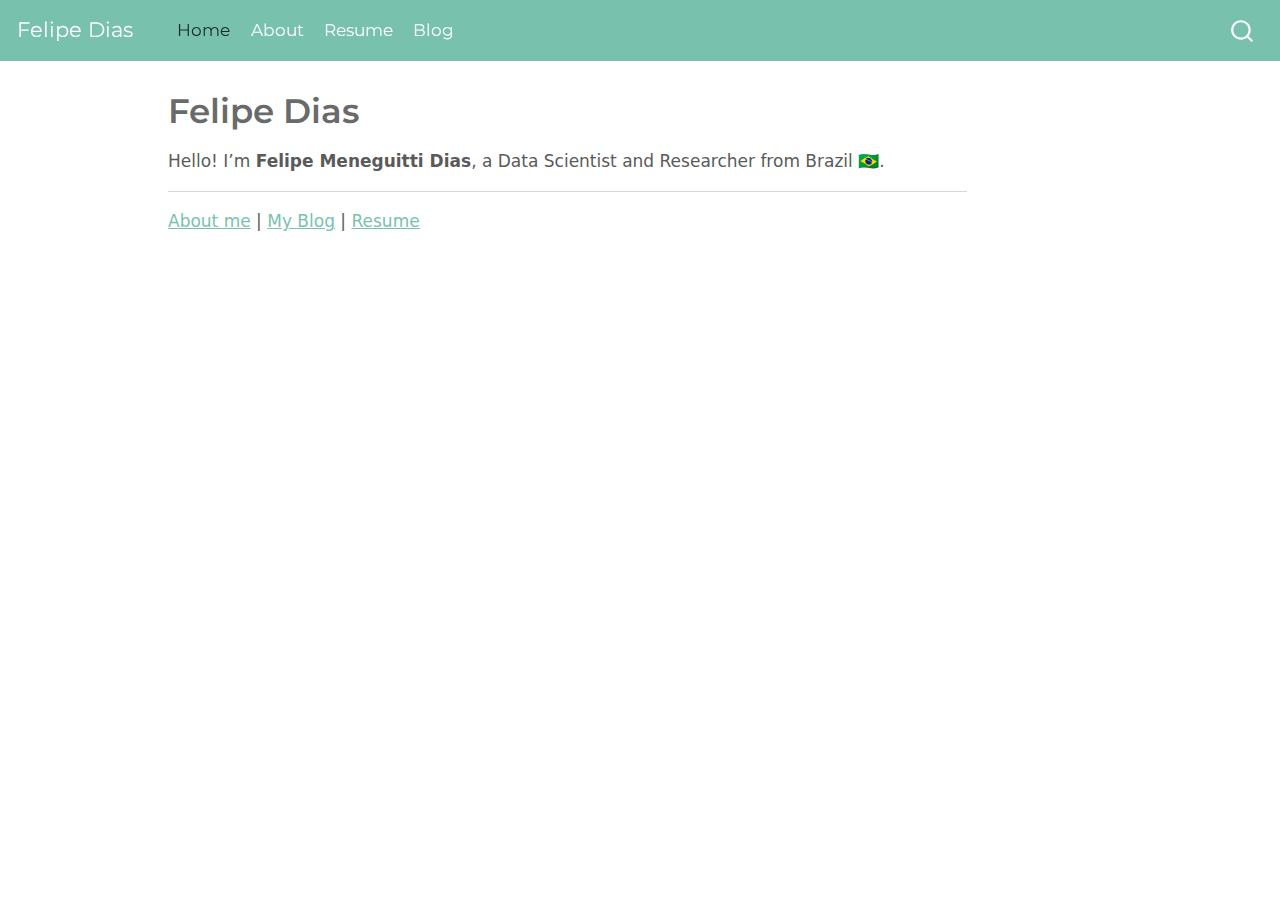
<file: _site/index.html>
<!DOCTYPE html>
<html xmlns="http://www.w3.org/1999/xhtml" lang="en" xml:lang="en"><head>

<meta charset="utf-8">
<meta name="generator" content="quarto-1.3.450">

<meta name="viewport" content="width=device-width, initial-scale=1.0, user-scalable=yes">


<title>Felipe Dias</title>
<style>
code{white-space: pre-wrap;}
span.smallcaps{font-variant: small-caps;}
div.columns{display: flex; gap: min(4vw, 1.5em);}
div.column{flex: auto; overflow-x: auto;}
div.hanging-indent{margin-left: 1.5em; text-indent: -1.5em;}
ul.task-list{list-style: none;}
ul.task-list li input[type="checkbox"] {
  width: 0.8em;
  margin: 0 0.8em 0.2em -1em; /* quarto-specific, see https://github.com/quarto-dev/quarto-cli/issues/4556 */ 
  vertical-align: middle;
}
</style>


<script src="site_libs/quarto-nav/quarto-nav.js"></script>
<script src="site_libs/quarto-nav/headroom.min.js"></script>
<script src="site_libs/clipboard/clipboard.min.js"></script>
<script src="site_libs/quarto-search/autocomplete.umd.js"></script>
<script src="site_libs/quarto-search/fuse.min.js"></script>
<script src="site_libs/quarto-search/quarto-search.js"></script>
<meta name="quarto:offset" content="./">
<script src="site_libs/quarto-html/quarto.js"></script>
<script src="site_libs/quarto-html/popper.min.js"></script>
<script src="site_libs/quarto-html/tippy.umd.min.js"></script>
<script src="site_libs/quarto-html/anchor.min.js"></script>
<link href="site_libs/quarto-html/tippy.css" rel="stylesheet">
<link href="site_libs/quarto-html/quarto-syntax-highlighting.css" rel="stylesheet" id="quarto-text-highlighting-styles">
<script src="site_libs/bootstrap/bootstrap.min.js"></script>
<link href="site_libs/bootstrap/bootstrap-icons.css" rel="stylesheet">
<link href="site_libs/bootstrap/bootstrap.min.css" rel="stylesheet" id="quarto-bootstrap" data-mode="light">
<script id="quarto-search-options" type="application/json">{
  "location": "navbar",
  "copy-button": false,
  "collapse-after": 3,
  "panel-placement": "end",
  "type": "overlay",
  "limit": 20,
  "language": {
    "search-no-results-text": "No results",
    "search-matching-documents-text": "matching documents",
    "search-copy-link-title": "Copy link to search",
    "search-hide-matches-text": "Hide additional matches",
    "search-more-match-text": "more match in this document",
    "search-more-matches-text": "more matches in this document",
    "search-clear-button-title": "Clear",
    "search-detached-cancel-button-title": "Cancel",
    "search-submit-button-title": "Submit",
    "search-label": "Search"
  }
}</script>


<link rel="stylesheet" href="styles.css">
</head>

<body class="nav-fixed">

<div id="quarto-search-results"></div>
  <header id="quarto-header" class="headroom fixed-top">
    <nav class="navbar navbar-expand-lg navbar-dark ">
      <div class="navbar-container container-fluid">
      <div class="navbar-brand-container">
    <a class="navbar-brand" href="./index.html">
    <span class="navbar-title">Felipe Dias</span>
    </a>
  </div>
            <div id="quarto-search" class="" title="Search"></div>
          <button class="navbar-toggler" type="button" data-bs-toggle="collapse" data-bs-target="#navbarCollapse" aria-controls="navbarCollapse" aria-expanded="false" aria-label="Toggle navigation" onclick="if (window.quartoToggleHeadroom) { window.quartoToggleHeadroom(); }">
  <span class="navbar-toggler-icon"></span>
</button>
          <div class="collapse navbar-collapse" id="navbarCollapse">
            <ul class="navbar-nav navbar-nav-scroll me-auto">
  <li class="nav-item">
    <a class="nav-link active" href="./index.html" rel="" target="" aria-current="page">
 <span class="menu-text">Home</span></a>
  </li>  
  <li class="nav-item">
    <a class="nav-link" href="./about.html" rel="" target="">
 <span class="menu-text">About</span></a>
  </li>  
  <li class="nav-item">
    <a class="nav-link" href="./cv.html" rel="" target="">
 <span class="menu-text">Resume</span></a>
  </li>  
  <li class="nav-item">
    <a class="nav-link" href="./posts.html" rel="" target="">
 <span class="menu-text">Blog</span></a>
  </li>  
</ul>
            <div class="quarto-navbar-tools ms-auto">
</div>
          </div> <!-- /navcollapse -->
      </div> <!-- /container-fluid -->
    </nav>
</header>
<!-- content -->
<div id="quarto-content" class="quarto-container page-columns page-rows-contents page-layout-article page-navbar">
<!-- sidebar -->
<!-- margin-sidebar -->
    <div id="quarto-margin-sidebar" class="sidebar margin-sidebar">
        
    </div>
<!-- main -->
<main class="content" id="quarto-document-content">

<header id="title-block-header" class="quarto-title-block default">
<div class="quarto-title">
<h1 class="title">Felipe Dias</h1>
</div>



<div class="quarto-title-meta">

    
  
    
  </div>
  

</header>

<p>Hello! I’m <strong>Felipe Meneguitti Dias</strong>, a Data Scientist and Researcher from Brazil 🇧🇷.</p>
<hr>
<p><a href="./about.html">About me</a> | <a href="./posts.html">My Blog</a> | <a href="./cv.html">Resume</a></p>



</main> <!-- /main -->
<script id="quarto-html-after-body" type="application/javascript">
window.document.addEventListener("DOMContentLoaded", function (event) {
  const toggleBodyColorMode = (bsSheetEl) => {
    const mode = bsSheetEl.getAttribute("data-mode");
    const bodyEl = window.document.querySelector("body");
    if (mode === "dark") {
      bodyEl.classList.add("quarto-dark");
      bodyEl.classList.remove("quarto-light");
    } else {
      bodyEl.classList.add("quarto-light");
      bodyEl.classList.remove("quarto-dark");
    }
  }
  const toggleBodyColorPrimary = () => {
    const bsSheetEl = window.document.querySelector("link#quarto-bootstrap");
    if (bsSheetEl) {
      toggleBodyColorMode(bsSheetEl);
    }
  }
  toggleBodyColorPrimary();  
  const icon = "";
  const anchorJS = new window.AnchorJS();
  anchorJS.options = {
    placement: 'right',
    icon: icon
  };
  anchorJS.add('.anchored');
  const isCodeAnnotation = (el) => {
    for (const clz of el.classList) {
      if (clz.startsWith('code-annotation-')) {                     
        return true;
      }
    }
    return false;
  }
  const clipboard = new window.ClipboardJS('.code-copy-button', {
    text: function(trigger) {
      const codeEl = trigger.previousElementSibling.cloneNode(true);
      for (const childEl of codeEl.children) {
        if (isCodeAnnotation(childEl)) {
          childEl.remove();
        }
      }
      return codeEl.innerText;
    }
  });
  clipboard.on('success', function(e) {
    // button target
    const button = e.trigger;
    // don't keep focus
    button.blur();
    // flash "checked"
    button.classList.add('code-copy-button-checked');
    var currentTitle = button.getAttribute("title");
    button.setAttribute("title", "Copied!");
    let tooltip;
    if (window.bootstrap) {
      button.setAttribute("data-bs-toggle", "tooltip");
      button.setAttribute("data-bs-placement", "left");
      button.setAttribute("data-bs-title", "Copied!");
      tooltip = new bootstrap.Tooltip(button, 
        { trigger: "manual", 
          customClass: "code-copy-button-tooltip",
          offset: [0, -8]});
      tooltip.show();    
    }
    setTimeout(function() {
      if (tooltip) {
        tooltip.hide();
        button.removeAttribute("data-bs-title");
        button.removeAttribute("data-bs-toggle");
        button.removeAttribute("data-bs-placement");
      }
      button.setAttribute("title", currentTitle);
      button.classList.remove('code-copy-button-checked');
    }, 1000);
    // clear code selection
    e.clearSelection();
  });
  function tippyHover(el, contentFn) {
    const config = {
      allowHTML: true,
      content: contentFn,
      maxWidth: 500,
      delay: 100,
      arrow: false,
      appendTo: function(el) {
          return el.parentElement;
      },
      interactive: true,
      interactiveBorder: 10,
      theme: 'quarto',
      placement: 'bottom-start'
    };
    window.tippy(el, config); 
  }
  const noterefs = window.document.querySelectorAll('a[role="doc-noteref"]');
  for (var i=0; i<noterefs.length; i++) {
    const ref = noterefs[i];
    tippyHover(ref, function() {
      // use id or data attribute instead here
      let href = ref.getAttribute('data-footnote-href') || ref.getAttribute('href');
      try { href = new URL(href).hash; } catch {}
      const id = href.replace(/^#\/?/, "");
      const note = window.document.getElementById(id);
      return note.innerHTML;
    });
  }
      let selectedAnnoteEl;
      const selectorForAnnotation = ( cell, annotation) => {
        let cellAttr = 'data-code-cell="' + cell + '"';
        let lineAttr = 'data-code-annotation="' +  annotation + '"';
        const selector = 'span[' + cellAttr + '][' + lineAttr + ']';
        return selector;
      }
      const selectCodeLines = (annoteEl) => {
        const doc = window.document;
        const targetCell = annoteEl.getAttribute("data-target-cell");
        const targetAnnotation = annoteEl.getAttribute("data-target-annotation");
        const annoteSpan = window.document.querySelector(selectorForAnnotation(targetCell, targetAnnotation));
        const lines = annoteSpan.getAttribute("data-code-lines").split(",");
        const lineIds = lines.map((line) => {
          return targetCell + "-" + line;
        })
        let top = null;
        let height = null;
        let parent = null;
        if (lineIds.length > 0) {
            //compute the position of the single el (top and bottom and make a div)
            const el = window.document.getElementById(lineIds[0]);
            top = el.offsetTop;
            height = el.offsetHeight;
            parent = el.parentElement.parentElement;
          if (lineIds.length > 1) {
            const lastEl = window.document.getElementById(lineIds[lineIds.length - 1]);
            const bottom = lastEl.offsetTop + lastEl.offsetHeight;
            height = bottom - top;
          }
          if (top !== null && height !== null && parent !== null) {
            // cook up a div (if necessary) and position it 
            let div = window.document.getElementById("code-annotation-line-highlight");
            if (div === null) {
              div = window.document.createElement("div");
              div.setAttribute("id", "code-annotation-line-highlight");
              div.style.position = 'absolute';
              parent.appendChild(div);
            }
            div.style.top = top - 2 + "px";
            div.style.height = height + 4 + "px";
            let gutterDiv = window.document.getElementById("code-annotation-line-highlight-gutter");
            if (gutterDiv === null) {
              gutterDiv = window.document.createElement("div");
              gutterDiv.setAttribute("id", "code-annotation-line-highlight-gutter");
              gutterDiv.style.position = 'absolute';
              const codeCell = window.document.getElementById(targetCell);
              const gutter = codeCell.querySelector('.code-annotation-gutter');
              gutter.appendChild(gutterDiv);
            }
            gutterDiv.style.top = top - 2 + "px";
            gutterDiv.style.height = height + 4 + "px";
          }
          selectedAnnoteEl = annoteEl;
        }
      };
      const unselectCodeLines = () => {
        const elementsIds = ["code-annotation-line-highlight", "code-annotation-line-highlight-gutter"];
        elementsIds.forEach((elId) => {
          const div = window.document.getElementById(elId);
          if (div) {
            div.remove();
          }
        });
        selectedAnnoteEl = undefined;
      };
      // Attach click handler to the DT
      const annoteDls = window.document.querySelectorAll('dt[data-target-cell]');
      for (const annoteDlNode of annoteDls) {
        annoteDlNode.addEventListener('click', (event) => {
          const clickedEl = event.target;
          if (clickedEl !== selectedAnnoteEl) {
            unselectCodeLines();
            const activeEl = window.document.querySelector('dt[data-target-cell].code-annotation-active');
            if (activeEl) {
              activeEl.classList.remove('code-annotation-active');
            }
            selectCodeLines(clickedEl);
            clickedEl.classList.add('code-annotation-active');
          } else {
            // Unselect the line
            unselectCodeLines();
            clickedEl.classList.remove('code-annotation-active');
          }
        });
      }
  const findCites = (el) => {
    const parentEl = el.parentElement;
    if (parentEl) {
      const cites = parentEl.dataset.cites;
      if (cites) {
        return {
          el,
          cites: cites.split(' ')
        };
      } else {
        return findCites(el.parentElement)
      }
    } else {
      return undefined;
    }
  };
  var bibliorefs = window.document.querySelectorAll('a[role="doc-biblioref"]');
  for (var i=0; i<bibliorefs.length; i++) {
    const ref = bibliorefs[i];
    const citeInfo = findCites(ref);
    if (citeInfo) {
      tippyHover(citeInfo.el, function() {
        var popup = window.document.createElement('div');
        citeInfo.cites.forEach(function(cite) {
          var citeDiv = window.document.createElement('div');
          citeDiv.classList.add('hanging-indent');
          citeDiv.classList.add('csl-entry');
          var biblioDiv = window.document.getElementById('ref-' + cite);
          if (biblioDiv) {
            citeDiv.innerHTML = biblioDiv.innerHTML;
          }
          popup.appendChild(citeDiv);
        });
        return popup.innerHTML;
      });
    }
  }
});
</script>
</div> <!-- /content -->



</body></html>
</file>
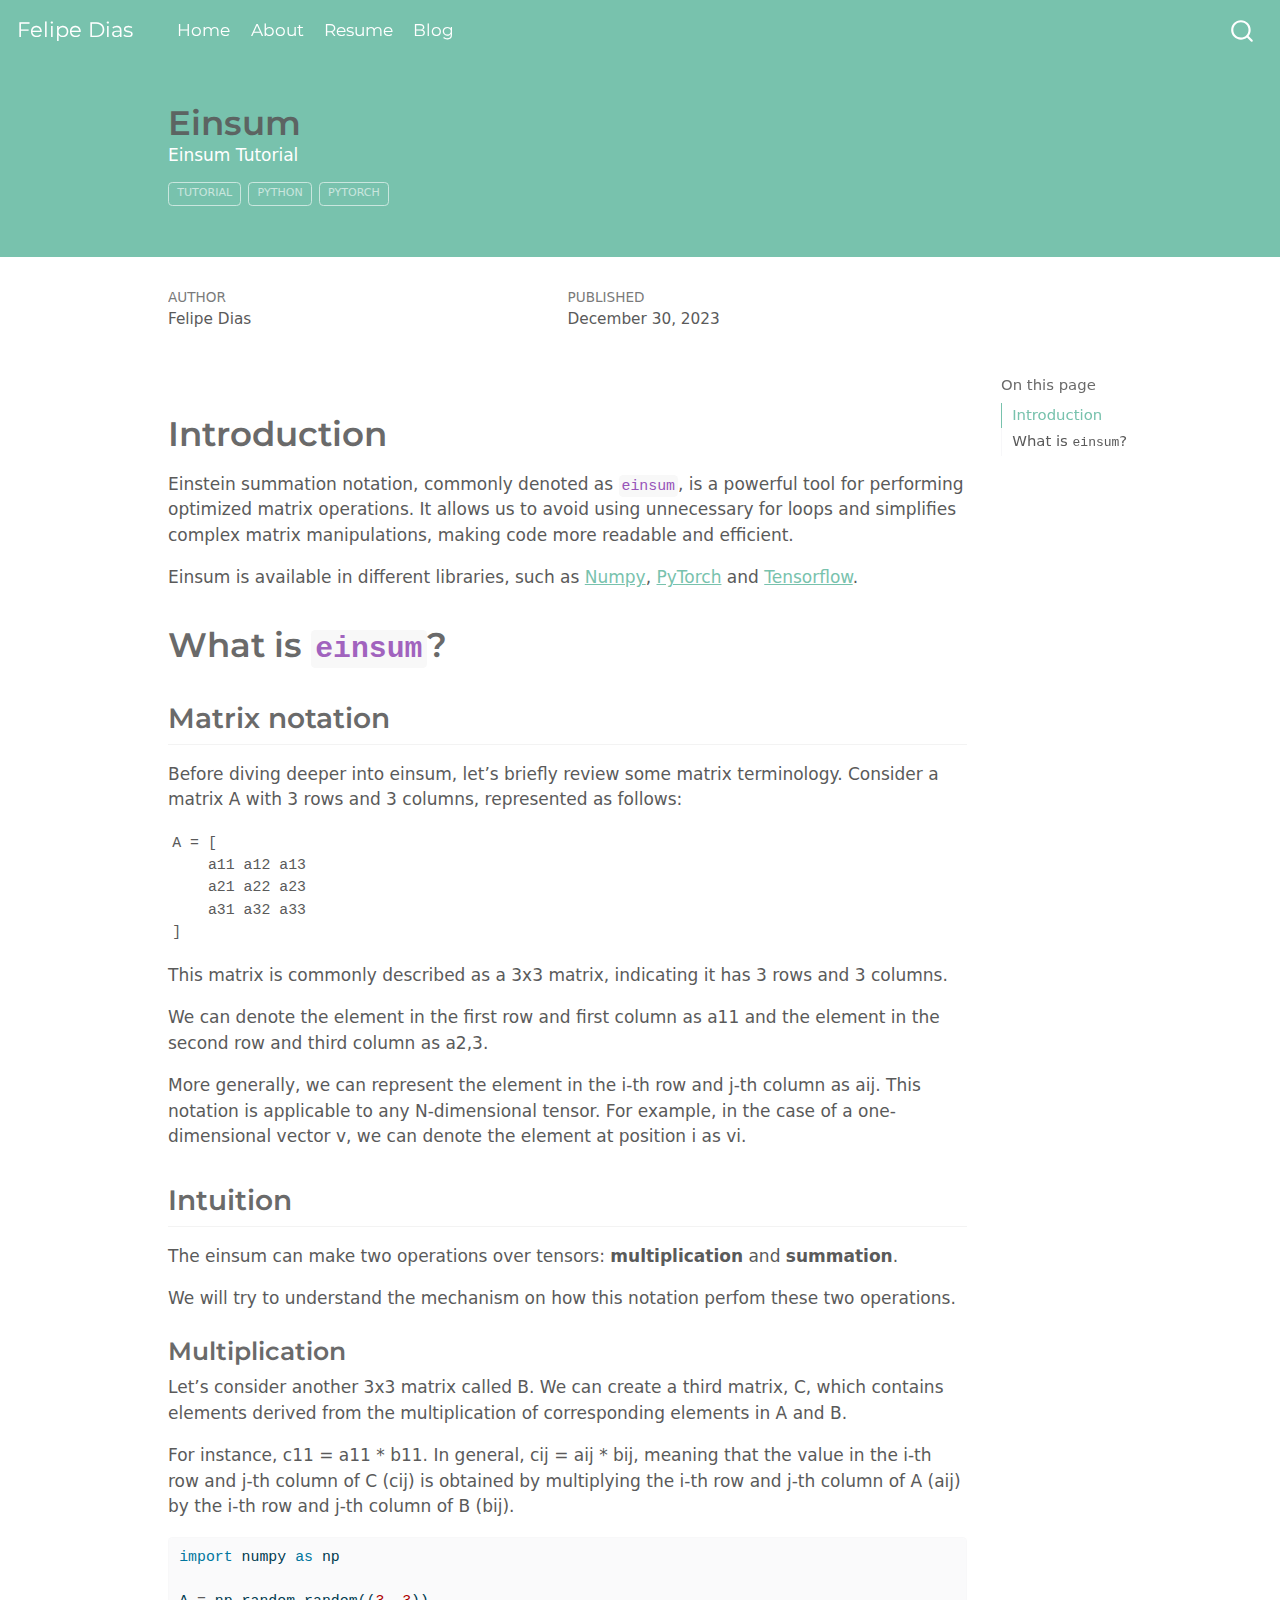
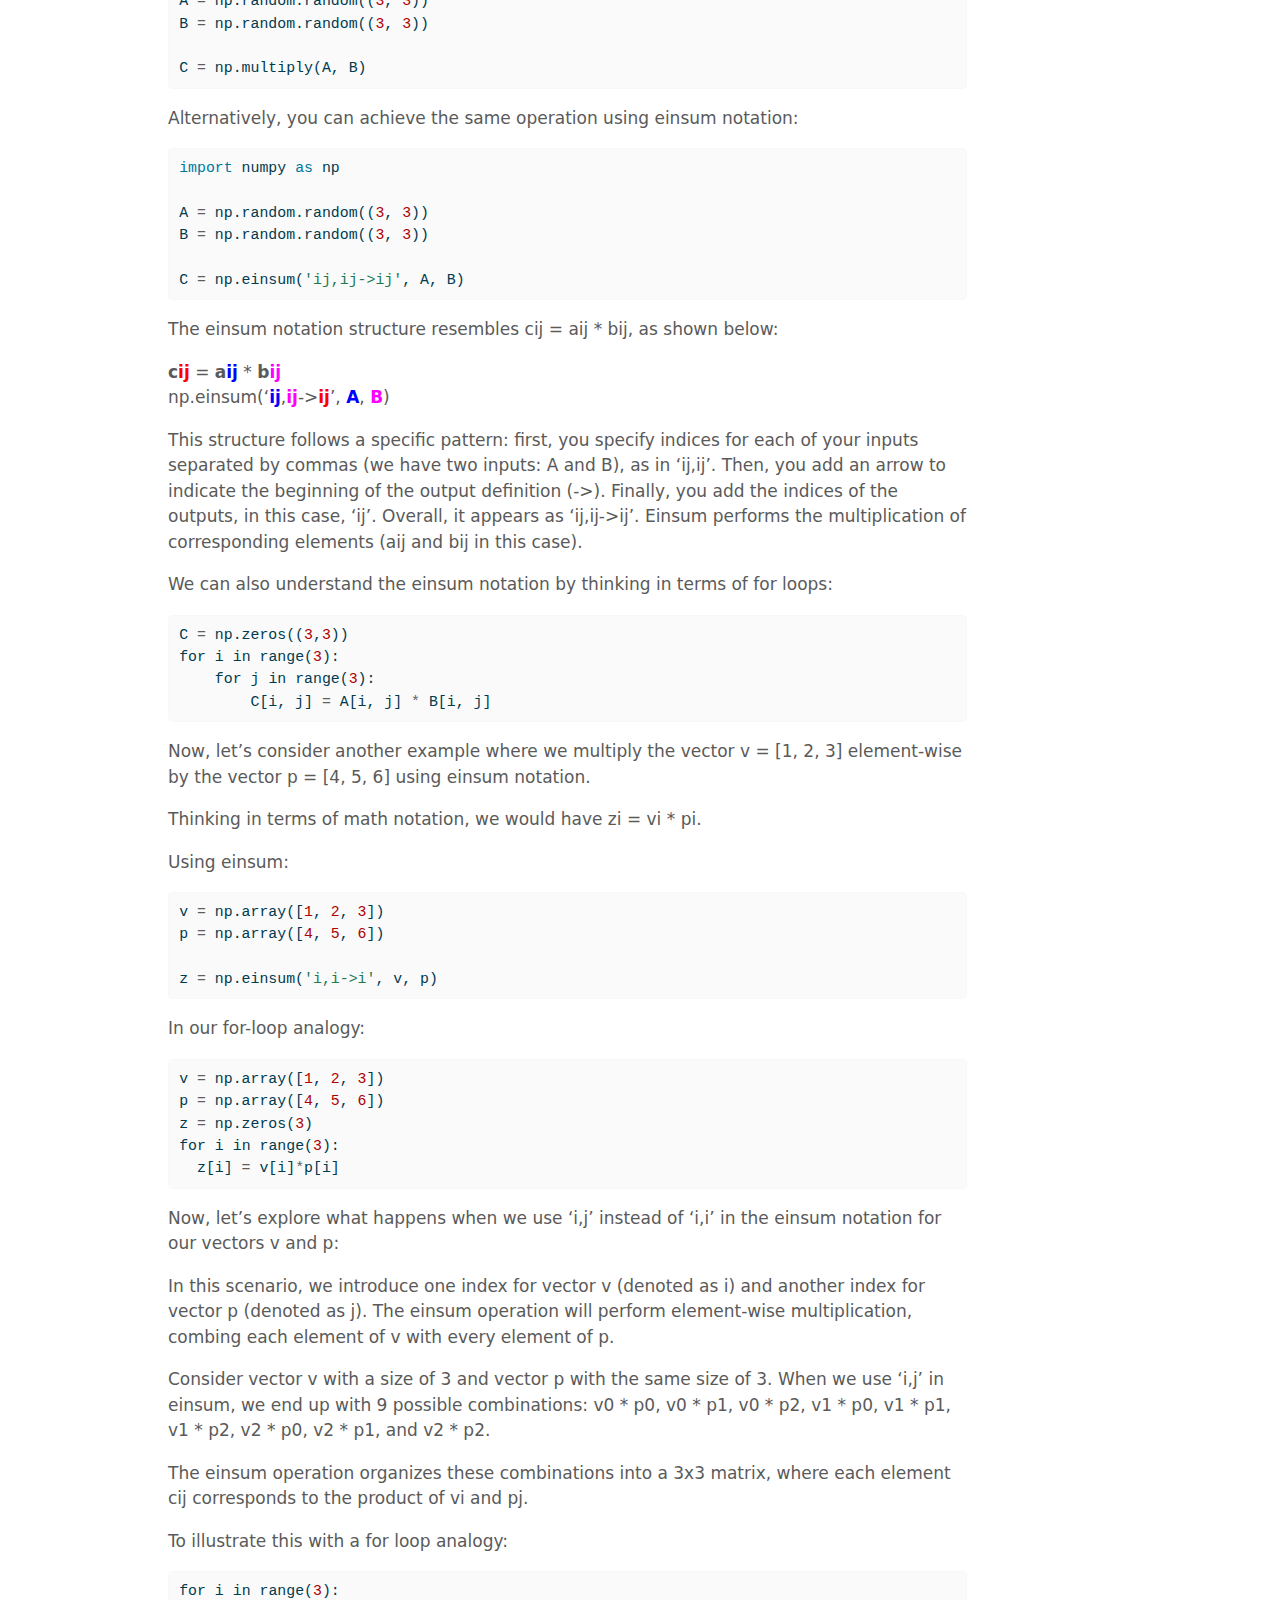
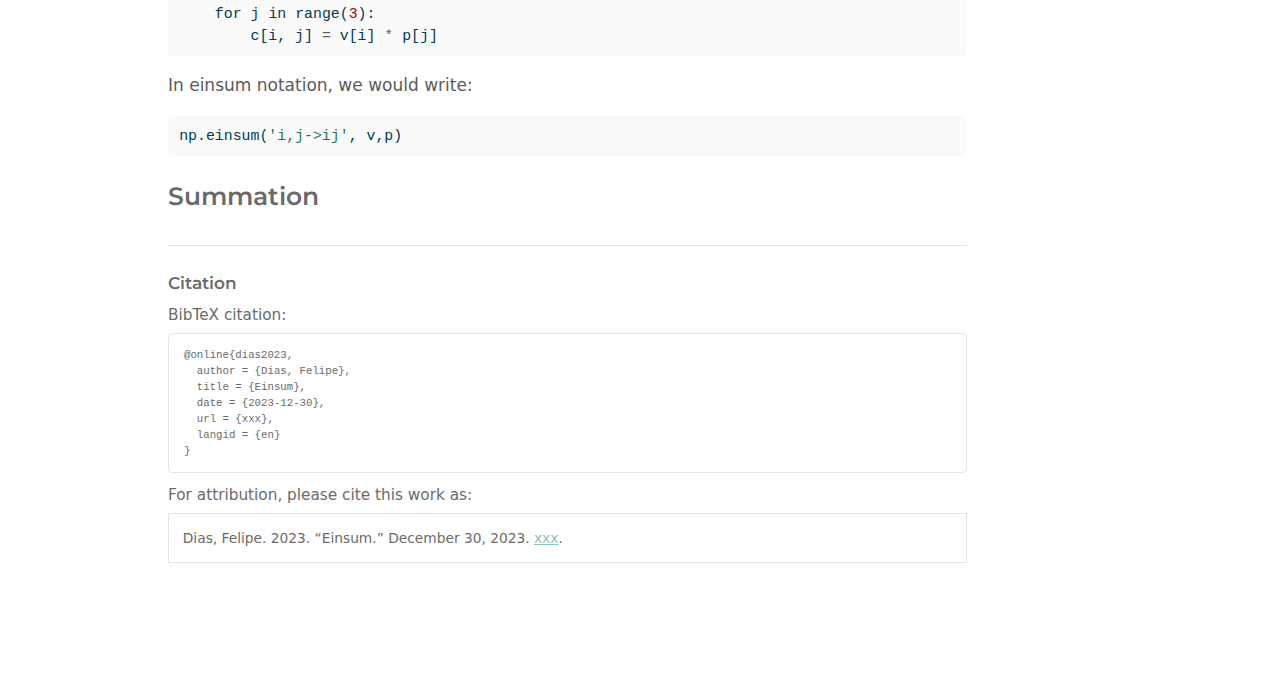
<file: _site/posts/2023-12-30-einsum/index.html>
<!DOCTYPE html>
<html xmlns="http://www.w3.org/1999/xhtml" lang="en" xml:lang="en"><head>

<meta charset="utf-8">
<meta name="generator" content="quarto-1.3.450">

<meta name="viewport" content="width=device-width, initial-scale=1.0, user-scalable=yes">

<meta name="author" content="Felipe Dias">
<meta name="dcterms.date" content="2023-12-30">
<meta name="description" content="Einsum Tutorial">

<title>Felipe Dias - Einsum</title>
<style>
code{white-space: pre-wrap;}
span.smallcaps{font-variant: small-caps;}
div.columns{display: flex; gap: min(4vw, 1.5em);}
div.column{flex: auto; overflow-x: auto;}
div.hanging-indent{margin-left: 1.5em; text-indent: -1.5em;}
ul.task-list{list-style: none;}
ul.task-list li input[type="checkbox"] {
  width: 0.8em;
  margin: 0 0.8em 0.2em -1em; /* quarto-specific, see https://github.com/quarto-dev/quarto-cli/issues/4556 */ 
  vertical-align: middle;
}
/* CSS for syntax highlighting */
pre > code.sourceCode { white-space: pre; position: relative; }
pre > code.sourceCode > span { display: inline-block; line-height: 1.25; }
pre > code.sourceCode > span:empty { height: 1.2em; }
.sourceCode { overflow: visible; }
code.sourceCode > span { color: inherit; text-decoration: inherit; }
div.sourceCode { margin: 1em 0; }
pre.sourceCode { margin: 0; }
@media screen {
div.sourceCode { overflow: auto; }
}
@media print {
pre > code.sourceCode { white-space: pre-wrap; }
pre > code.sourceCode > span { text-indent: -5em; padding-left: 5em; }
}
pre.numberSource code
  { counter-reset: source-line 0; }
pre.numberSource code > span
  { position: relative; left: -4em; counter-increment: source-line; }
pre.numberSource code > span > a:first-child::before
  { content: counter(source-line);
    position: relative; left: -1em; text-align: right; vertical-align: baseline;
    border: none; display: inline-block;
    -webkit-touch-callout: none; -webkit-user-select: none;
    -khtml-user-select: none; -moz-user-select: none;
    -ms-user-select: none; user-select: none;
    padding: 0 4px; width: 4em;
  }
pre.numberSource { margin-left: 3em;  padding-left: 4px; }
div.sourceCode
  {   }
@media screen {
pre > code.sourceCode > span > a:first-child::before { text-decoration: underline; }
}
</style>


<script src="../../site_libs/quarto-nav/quarto-nav.js"></script>
<script src="../../site_libs/quarto-nav/headroom.min.js"></script>
<script src="../../site_libs/clipboard/clipboard.min.js"></script>
<script src="../../site_libs/quarto-search/autocomplete.umd.js"></script>
<script src="../../site_libs/quarto-search/fuse.min.js"></script>
<script src="../../site_libs/quarto-search/quarto-search.js"></script>
<meta name="quarto:offset" content="../../">
<script src="../../site_libs/quarto-html/quarto.js"></script>
<script src="../../site_libs/quarto-html/popper.min.js"></script>
<script src="../../site_libs/quarto-html/tippy.umd.min.js"></script>
<script src="../../site_libs/quarto-html/anchor.min.js"></script>
<link href="../../site_libs/quarto-html/tippy.css" rel="stylesheet">
<link href="../../site_libs/quarto-html/quarto-syntax-highlighting.css" rel="stylesheet" id="quarto-text-highlighting-styles">
<script src="../../site_libs/bootstrap/bootstrap.min.js"></script>
<link href="../../site_libs/bootstrap/bootstrap-icons.css" rel="stylesheet">
<link href="../../site_libs/bootstrap/bootstrap.min.css" rel="stylesheet" id="quarto-bootstrap" data-mode="light">
<script id="quarto-search-options" type="application/json">{
  "location": "navbar",
  "copy-button": false,
  "collapse-after": 3,
  "panel-placement": "end",
  "type": "overlay",
  "limit": 20,
  "language": {
    "search-no-results-text": "No results",
    "search-matching-documents-text": "matching documents",
    "search-copy-link-title": "Copy link to search",
    "search-hide-matches-text": "Hide additional matches",
    "search-more-match-text": "more match in this document",
    "search-more-matches-text": "more matches in this document",
    "search-clear-button-title": "Clear",
    "search-detached-cancel-button-title": "Cancel",
    "search-submit-button-title": "Submit",
    "search-label": "Search"
  }
}</script>


<link rel="stylesheet" href="../../styles.css">
</head>

<body class="nav-fixed">

<div id="quarto-search-results"></div>
  <header id="quarto-header" class="headroom fixed-top">
    <nav class="navbar navbar-expand-lg navbar-dark ">
      <div class="navbar-container container-fluid">
      <div class="navbar-brand-container">
    <a class="navbar-brand" href="../../index.html">
    <span class="navbar-title">Felipe Dias</span>
    </a>
  </div>
            <div id="quarto-search" class="" title="Search"></div>
          <button class="navbar-toggler" type="button" data-bs-toggle="collapse" data-bs-target="#navbarCollapse" aria-controls="navbarCollapse" aria-expanded="false" aria-label="Toggle navigation" onclick="if (window.quartoToggleHeadroom) { window.quartoToggleHeadroom(); }">
  <span class="navbar-toggler-icon"></span>
</button>
          <div class="collapse navbar-collapse" id="navbarCollapse">
            <ul class="navbar-nav navbar-nav-scroll me-auto">
  <li class="nav-item">
    <a class="nav-link" href="../../index.html" rel="" target="">
 <span class="menu-text">Home</span></a>
  </li>  
  <li class="nav-item">
    <a class="nav-link" href="../../about.html" rel="" target="">
 <span class="menu-text">About</span></a>
  </li>  
  <li class="nav-item">
    <a class="nav-link" href="../../cv.html" rel="" target="">
 <span class="menu-text">Resume</span></a>
  </li>  
  <li class="nav-item">
    <a class="nav-link" href="../../posts.html" rel="" target="">
 <span class="menu-text">Blog</span></a>
  </li>  
</ul>
            <div class="quarto-navbar-tools ms-auto">
</div>
          </div> <!-- /navcollapse -->
      </div> <!-- /container-fluid -->
    </nav>
</header>
<!-- content -->
<header id="title-block-header" class="quarto-title-block default page-columns page-full">
  <div class="quarto-title-banner page-columns page-full">
    <div class="quarto-title column-body">
      <h1 class="title">Einsum</h1>
                  <div>
        <div class="description">
          Einsum Tutorial
        </div>
      </div>
                          <div class="quarto-categories">
                <div class="quarto-category">tutorial</div>
                <div class="quarto-category">Python</div>
                <div class="quarto-category">PyTorch</div>
              </div>
                  </div>
  </div>
    
  
  <div class="quarto-title-meta">

      <div>
      <div class="quarto-title-meta-heading">Author</div>
      <div class="quarto-title-meta-contents">
               <p><a href="xxx">Felipe Dias</a> </p>
            </div>
    </div>
      
      <div>
      <div class="quarto-title-meta-heading">Published</div>
      <div class="quarto-title-meta-contents">
        <p class="date">December 30, 2023</p>
      </div>
    </div>
    
      
    </div>
    
  
  </header><div id="quarto-content" class="quarto-container page-columns page-rows-contents page-layout-article page-navbar">
<!-- sidebar -->
<!-- margin-sidebar -->
    <div id="quarto-margin-sidebar" class="sidebar margin-sidebar">
        <nav id="TOC" role="doc-toc" class="toc-active">
    <h2 id="toc-title">On this page</h2>
   
  <ul>
  <li><a href="#introduction" id="toc-introduction" class="nav-link active" data-scroll-target="#introduction">Introduction</a></li>
  <li><a href="#what-is-einsum" id="toc-what-is-einsum" class="nav-link" data-scroll-target="#what-is-einsum">What is <code>einsum</code>?</a>
  <ul class="collapse">
  <li><a href="#matrix-notation" id="toc-matrix-notation" class="nav-link" data-scroll-target="#matrix-notation">Matrix notation</a></li>
  <li><a href="#intuition" id="toc-intuition" class="nav-link" data-scroll-target="#intuition">Intuition</a>
  <ul class="collapse">
  <li><a href="#multiplication" id="toc-multiplication" class="nav-link" data-scroll-target="#multiplication">Multiplication</a></li>
  <li><a href="#summation" id="toc-summation" class="nav-link" data-scroll-target="#summation">Summation</a></li>
  </ul></li>
  </ul></li>
  </ul>
</nav>
    </div>
<!-- main -->
<main class="content quarto-banner-title-block" id="quarto-document-content">




<section id="introduction" class="level1">
<h1>Introduction</h1>
<p>Einstein summation notation, commonly denoted as <code>einsum</code>, is a powerful tool for performing optimized matrix operations. It allows us to avoid using unnecessary for loops and simplifies complex matrix manipulations, making code more readable and efficient.</p>
<p>Einsum is available in different libraries, such as <a href="https://numpy.org/doc/stable/reference/generated/numpy.einsum.html">Numpy</a>, <a href="https://pytorch.org/docs/stable/generated/torch.einsum.html">PyTorch</a> and <a href="https://www.tensorflow.org/api_docs/python/tf/einsum">Tensorflow</a>.</p>
</section>
<section id="what-is-einsum" class="level1">
<h1>What is <code>einsum</code>?</h1>
<section id="matrix-notation" class="level2">
<h2 class="anchored" data-anchor-id="matrix-notation">Matrix notation</h2>
<p>Before diving deeper into einsum, let’s briefly review some matrix terminology. Consider a matrix A with 3 rows and 3 columns, represented as follows:</p>
<pre class="plaintext"><code>A = [
    a11 a12 a13
    a21 a22 a23
    a31 a32 a33
]</code></pre>
<p>This matrix is commonly described as a 3x3 matrix, indicating it has 3 rows and 3 columns.</p>
<p>We can denote the element in the first row and first column as a11 and the element in the second row and third column as a2,3.</p>
<p>More generally, we can represent the element in the i-th row and j-th column as aij. This notation is applicable to any N-dimensional tensor. For example, in the case of a one-dimensional vector v, we can denote the element at position i as vi.</p>
</section>
<section id="intuition" class="level2">
<h2 class="anchored" data-anchor-id="intuition">Intuition</h2>
<p>The einsum can make two operations over tensors: <strong>multiplication</strong> and <strong>summation</strong>.</p>
<p>We will try to understand the mechanism on how this notation perfom these two operations.</p>
<section id="multiplication" class="level3">
<h3 class="anchored" data-anchor-id="multiplication">Multiplication</h3>
<p>Let’s consider another 3x3 matrix called B. We can create a third matrix, C, which contains elements derived from the multiplication of corresponding elements in A and B.</p>
<p>For instance, c11 = a11 * b11. In general, cij = aij * bij, meaning that the value in the i-th row and j-th column of C (cij) is obtained by multiplying the i-th row and j-th column of A (aij) by the i-th row and j-th column of B (bij).</p>
<div class="sourceCode" id="cb2"><pre class="sourceCode python code-with-copy"><code class="sourceCode python"><span id="cb2-1"><a href="#cb2-1" aria-hidden="true" tabindex="-1"></a><span class="im">import</span> numpy <span class="im">as</span> np</span>
<span id="cb2-2"><a href="#cb2-2" aria-hidden="true" tabindex="-1"></a></span>
<span id="cb2-3"><a href="#cb2-3" aria-hidden="true" tabindex="-1"></a>A <span class="op">=</span> np.random.random((<span class="dv">3</span>, <span class="dv">3</span>))</span>
<span id="cb2-4"><a href="#cb2-4" aria-hidden="true" tabindex="-1"></a>B <span class="op">=</span> np.random.random((<span class="dv">3</span>, <span class="dv">3</span>))</span>
<span id="cb2-5"><a href="#cb2-5" aria-hidden="true" tabindex="-1"></a></span>
<span id="cb2-6"><a href="#cb2-6" aria-hidden="true" tabindex="-1"></a>C <span class="op">=</span> np.multiply(A, B)</span></code><button title="Copy to Clipboard" class="code-copy-button"><i class="bi"></i></button></pre></div>
<p>Alternatively, you can achieve the same operation using einsum notation:</p>
<div class="sourceCode" id="cb3"><pre class="sourceCode python code-with-copy"><code class="sourceCode python"><span id="cb3-1"><a href="#cb3-1" aria-hidden="true" tabindex="-1"></a><span class="im">import</span> numpy <span class="im">as</span> np</span>
<span id="cb3-2"><a href="#cb3-2" aria-hidden="true" tabindex="-1"></a></span>
<span id="cb3-3"><a href="#cb3-3" aria-hidden="true" tabindex="-1"></a>A <span class="op">=</span> np.random.random((<span class="dv">3</span>, <span class="dv">3</span>))</span>
<span id="cb3-4"><a href="#cb3-4" aria-hidden="true" tabindex="-1"></a>B <span class="op">=</span> np.random.random((<span class="dv">3</span>, <span class="dv">3</span>))</span>
<span id="cb3-5"><a href="#cb3-5" aria-hidden="true" tabindex="-1"></a></span>
<span id="cb3-6"><a href="#cb3-6" aria-hidden="true" tabindex="-1"></a>C <span class="op">=</span> np.einsum(<span class="st">'ij,ij-&gt;ij'</span>, A, B)</span></code><button title="Copy to Clipboard" class="code-copy-button"><i class="bi"></i></button></pre></div>
<p>The einsum notation structure resembles cij = aij * bij, as shown below:</p>
<p><strong>c<span style="color: red;">ij</span></strong> = <strong>a<span style="color: blue; font-weight: bold;">ij</span></strong> * <strong>b<span style="color: magenta; font-weight: bold;">ij</span></strong><br>
np.einsum(‘<strong><span style="color: blue; font-weight: bold;">ij</span></strong>,<strong><span style="color: magenta; font-weight: bold;">ij</span></strong>-&gt;<strong><span style="color: red; font-weight: bold;">ij</span></strong>’, <strong><span style="color: blue; font-weight: bold;">A</span></strong>, <strong><span style="color: magenta; font-weight: bold;">B</span></strong>)</p>
<p>This structure follows a specific pattern: first, you specify indices for each of your inputs separated by commas (we have two inputs: A and B), as in ‘ij,ij’. Then, you add an arrow to indicate the beginning of the output definition (-&gt;). Finally, you add the indices of the outputs, in this case, ‘ij’. Overall, it appears as ‘ij,ij-&gt;ij’. Einsum performs the multiplication of corresponding elements (aij and bij in this case).</p>
<p>We can also understand the einsum notation by thinking in terms of for loops:</p>
<div class="sourceCode" id="cb4"><pre class="sourceCode python code-with-copy"><code class="sourceCode python"><span id="cb4-1"><a href="#cb4-1" aria-hidden="true" tabindex="-1"></a>C <span class="op">=</span> np.zeros((<span class="dv">3</span>,<span class="dv">3</span>))</span>
<span id="cb4-2"><a href="#cb4-2" aria-hidden="true" tabindex="-1"></a><span class="cf">for</span> i <span class="kw">in</span> <span class="bu">range</span>(<span class="dv">3</span>):</span>
<span id="cb4-3"><a href="#cb4-3" aria-hidden="true" tabindex="-1"></a>    <span class="cf">for</span> j <span class="kw">in</span> <span class="bu">range</span>(<span class="dv">3</span>):</span>
<span id="cb4-4"><a href="#cb4-4" aria-hidden="true" tabindex="-1"></a>        C[i, j] <span class="op">=</span> A[i, j] <span class="op">*</span> B[i, j]</span></code><button title="Copy to Clipboard" class="code-copy-button"><i class="bi"></i></button></pre></div>
<p>Now, let’s consider another example where we multiply the vector v = [1, 2, 3] element-wise by the vector p = [4, 5, 6] using einsum notation.</p>
<p>Thinking in terms of math notation, we would have zi = vi * pi.</p>
<p>Using einsum:</p>
<div class="sourceCode" id="cb5"><pre class="sourceCode python code-with-copy"><code class="sourceCode python"><span id="cb5-1"><a href="#cb5-1" aria-hidden="true" tabindex="-1"></a>v <span class="op">=</span> np.array([<span class="dv">1</span>, <span class="dv">2</span>, <span class="dv">3</span>])</span>
<span id="cb5-2"><a href="#cb5-2" aria-hidden="true" tabindex="-1"></a>p <span class="op">=</span> np.array([<span class="dv">4</span>, <span class="dv">5</span>, <span class="dv">6</span>])</span>
<span id="cb5-3"><a href="#cb5-3" aria-hidden="true" tabindex="-1"></a></span>
<span id="cb5-4"><a href="#cb5-4" aria-hidden="true" tabindex="-1"></a>z <span class="op">=</span> np.einsum(<span class="st">'i,i-&gt;i'</span>, v, p)</span></code><button title="Copy to Clipboard" class="code-copy-button"><i class="bi"></i></button></pre></div>
<p>In our for-loop analogy:</p>
<div class="sourceCode" id="cb6"><pre class="sourceCode python code-with-copy"><code class="sourceCode python"><span id="cb6-1"><a href="#cb6-1" aria-hidden="true" tabindex="-1"></a>v <span class="op">=</span> np.array([<span class="dv">1</span>, <span class="dv">2</span>, <span class="dv">3</span>])</span>
<span id="cb6-2"><a href="#cb6-2" aria-hidden="true" tabindex="-1"></a>p <span class="op">=</span> np.array([<span class="dv">4</span>, <span class="dv">5</span>, <span class="dv">6</span>])</span>
<span id="cb6-3"><a href="#cb6-3" aria-hidden="true" tabindex="-1"></a>z <span class="op">=</span> np.zeros(<span class="dv">3</span>)</span>
<span id="cb6-4"><a href="#cb6-4" aria-hidden="true" tabindex="-1"></a><span class="cf">for</span> i <span class="kw">in</span> <span class="bu">range</span>(<span class="dv">3</span>):</span>
<span id="cb6-5"><a href="#cb6-5" aria-hidden="true" tabindex="-1"></a>  z[i] <span class="op">=</span> v[i]<span class="op">*</span>p[i]</span></code><button title="Copy to Clipboard" class="code-copy-button"><i class="bi"></i></button></pre></div>
<p>Now, let’s explore what happens when we use ‘i,j’ instead of ‘i,i’ in the einsum notation for our vectors v and p:</p>
<p>In this scenario, we introduce one index for vector v (denoted as i) and another index for vector p (denoted as j). The einsum operation will perform element-wise multiplication, combing each element of v with every element of p.&nbsp;</p>
<p>Consider vector v with a size of 3 and vector p with the same size of 3. When we use ‘i,j’ in einsum, we end up with 9 possible combinations: v0 * p0, v0 * p1, v0 * p2, v1 * p0, v1 * p1, v1 * p2, v2 * p0, v2 * p1, and v2 * p2.</p>
<p>The einsum operation organizes these combinations into a 3x3 matrix, where each element cij corresponds to the product of vi and pj.</p>
<p>To illustrate this with a for loop analogy:</p>
<div class="sourceCode" id="cb7"><pre class="sourceCode python code-with-copy"><code class="sourceCode python"><span id="cb7-1"><a href="#cb7-1" aria-hidden="true" tabindex="-1"></a><span class="cf">for</span> i <span class="kw">in</span> <span class="bu">range</span>(<span class="dv">3</span>):</span>
<span id="cb7-2"><a href="#cb7-2" aria-hidden="true" tabindex="-1"></a>    <span class="cf">for</span> j <span class="kw">in</span> <span class="bu">range</span>(<span class="dv">3</span>):</span>
<span id="cb7-3"><a href="#cb7-3" aria-hidden="true" tabindex="-1"></a>        c[i, j] <span class="op">=</span> v[i] <span class="op">*</span> p[j]</span></code><button title="Copy to Clipboard" class="code-copy-button"><i class="bi"></i></button></pre></div>
<p>In einsum notation, we would write:</p>
<div class="sourceCode" id="cb8"><pre class="sourceCode python code-with-copy"><code class="sourceCode python"><span id="cb8-1"><a href="#cb8-1" aria-hidden="true" tabindex="-1"></a>np.einsum(<span class="st">'i,j-&gt;ij'</span>, v,p)</span></code><button title="Copy to Clipboard" class="code-copy-button"><i class="bi"></i></button></pre></div>
</section>
<section id="summation" class="level3">
<h3 class="anchored" data-anchor-id="summation">Summation</h3>


</section>
</section>
</section>

<div id="quarto-appendix" class="default"><section class="quarto-appendix-contents"><h2 class="anchored quarto-appendix-heading">Citation</h2><div><div class="quarto-appendix-secondary-label">BibTeX citation:</div><pre class="sourceCode code-with-copy quarto-appendix-bibtex"><code class="sourceCode bibtex">@online{dias2023,
  author = {Dias, Felipe},
  title = {Einsum},
  date = {2023-12-30},
  url = {xxx},
  langid = {en}
}
</code><button title="Copy to Clipboard" class="code-copy-button"><i class="bi"></i></button></pre><div class="quarto-appendix-secondary-label">For attribution, please cite this work as:</div><div id="ref-dias2023" class="csl-entry quarto-appendix-citeas" role="listitem">
Dias, Felipe. 2023. <span>“Einsum.”</span> December 30, 2023. <a href="https://xxx">xxx</a>.
</div></div></section></div></main> <!-- /main -->
<script id="quarto-html-after-body" type="application/javascript">
window.document.addEventListener("DOMContentLoaded", function (event) {
  const toggleBodyColorMode = (bsSheetEl) => {
    const mode = bsSheetEl.getAttribute("data-mode");
    const bodyEl = window.document.querySelector("body");
    if (mode === "dark") {
      bodyEl.classList.add("quarto-dark");
      bodyEl.classList.remove("quarto-light");
    } else {
      bodyEl.classList.add("quarto-light");
      bodyEl.classList.remove("quarto-dark");
    }
  }
  const toggleBodyColorPrimary = () => {
    const bsSheetEl = window.document.querySelector("link#quarto-bootstrap");
    if (bsSheetEl) {
      toggleBodyColorMode(bsSheetEl);
    }
  }
  toggleBodyColorPrimary();  
  const icon = "";
  const anchorJS = new window.AnchorJS();
  anchorJS.options = {
    placement: 'right',
    icon: icon
  };
  anchorJS.add('.anchored');
  const isCodeAnnotation = (el) => {
    for (const clz of el.classList) {
      if (clz.startsWith('code-annotation-')) {                     
        return true;
      }
    }
    return false;
  }
  const clipboard = new window.ClipboardJS('.code-copy-button', {
    text: function(trigger) {
      const codeEl = trigger.previousElementSibling.cloneNode(true);
      for (const childEl of codeEl.children) {
        if (isCodeAnnotation(childEl)) {
          childEl.remove();
        }
      }
      return codeEl.innerText;
    }
  });
  clipboard.on('success', function(e) {
    // button target
    const button = e.trigger;
    // don't keep focus
    button.blur();
    // flash "checked"
    button.classList.add('code-copy-button-checked');
    var currentTitle = button.getAttribute("title");
    button.setAttribute("title", "Copied!");
    let tooltip;
    if (window.bootstrap) {
      button.setAttribute("data-bs-toggle", "tooltip");
      button.setAttribute("data-bs-placement", "left");
      button.setAttribute("data-bs-title", "Copied!");
      tooltip = new bootstrap.Tooltip(button, 
        { trigger: "manual", 
          customClass: "code-copy-button-tooltip",
          offset: [0, -8]});
      tooltip.show();    
    }
    setTimeout(function() {
      if (tooltip) {
        tooltip.hide();
        button.removeAttribute("data-bs-title");
        button.removeAttribute("data-bs-toggle");
        button.removeAttribute("data-bs-placement");
      }
      button.setAttribute("title", currentTitle);
      button.classList.remove('code-copy-button-checked');
    }, 1000);
    // clear code selection
    e.clearSelection();
  });
  function tippyHover(el, contentFn) {
    const config = {
      allowHTML: true,
      content: contentFn,
      maxWidth: 500,
      delay: 100,
      arrow: false,
      appendTo: function(el) {
          return el.parentElement;
      },
      interactive: true,
      interactiveBorder: 10,
      theme: 'quarto',
      placement: 'bottom-start'
    };
    window.tippy(el, config); 
  }
  const noterefs = window.document.querySelectorAll('a[role="doc-noteref"]');
  for (var i=0; i<noterefs.length; i++) {
    const ref = noterefs[i];
    tippyHover(ref, function() {
      // use id or data attribute instead here
      let href = ref.getAttribute('data-footnote-href') || ref.getAttribute('href');
      try { href = new URL(href).hash; } catch {}
      const id = href.replace(/^#\/?/, "");
      const note = window.document.getElementById(id);
      return note.innerHTML;
    });
  }
      let selectedAnnoteEl;
      const selectorForAnnotation = ( cell, annotation) => {
        let cellAttr = 'data-code-cell="' + cell + '"';
        let lineAttr = 'data-code-annotation="' +  annotation + '"';
        const selector = 'span[' + cellAttr + '][' + lineAttr + ']';
        return selector;
      }
      const selectCodeLines = (annoteEl) => {
        const doc = window.document;
        const targetCell = annoteEl.getAttribute("data-target-cell");
        const targetAnnotation = annoteEl.getAttribute("data-target-annotation");
        const annoteSpan = window.document.querySelector(selectorForAnnotation(targetCell, targetAnnotation));
        const lines = annoteSpan.getAttribute("data-code-lines").split(",");
        const lineIds = lines.map((line) => {
          return targetCell + "-" + line;
        })
        let top = null;
        let height = null;
        let parent = null;
        if (lineIds.length > 0) {
            //compute the position of the single el (top and bottom and make a div)
            const el = window.document.getElementById(lineIds[0]);
            top = el.offsetTop;
            height = el.offsetHeight;
            parent = el.parentElement.parentElement;
          if (lineIds.length > 1) {
            const lastEl = window.document.getElementById(lineIds[lineIds.length - 1]);
            const bottom = lastEl.offsetTop + lastEl.offsetHeight;
            height = bottom - top;
          }
          if (top !== null && height !== null && parent !== null) {
            // cook up a div (if necessary) and position it 
            let div = window.document.getElementById("code-annotation-line-highlight");
            if (div === null) {
              div = window.document.createElement("div");
              div.setAttribute("id", "code-annotation-line-highlight");
              div.style.position = 'absolute';
              parent.appendChild(div);
            }
            div.style.top = top - 2 + "px";
            div.style.height = height + 4 + "px";
            let gutterDiv = window.document.getElementById("code-annotation-line-highlight-gutter");
            if (gutterDiv === null) {
              gutterDiv = window.document.createElement("div");
              gutterDiv.setAttribute("id", "code-annotation-line-highlight-gutter");
              gutterDiv.style.position = 'absolute';
              const codeCell = window.document.getElementById(targetCell);
              const gutter = codeCell.querySelector('.code-annotation-gutter');
              gutter.appendChild(gutterDiv);
            }
            gutterDiv.style.top = top - 2 + "px";
            gutterDiv.style.height = height + 4 + "px";
          }
          selectedAnnoteEl = annoteEl;
        }
      };
      const unselectCodeLines = () => {
        const elementsIds = ["code-annotation-line-highlight", "code-annotation-line-highlight-gutter"];
        elementsIds.forEach((elId) => {
          const div = window.document.getElementById(elId);
          if (div) {
            div.remove();
          }
        });
        selectedAnnoteEl = undefined;
      };
      // Attach click handler to the DT
      const annoteDls = window.document.querySelectorAll('dt[data-target-cell]');
      for (const annoteDlNode of annoteDls) {
        annoteDlNode.addEventListener('click', (event) => {
          const clickedEl = event.target;
          if (clickedEl !== selectedAnnoteEl) {
            unselectCodeLines();
            const activeEl = window.document.querySelector('dt[data-target-cell].code-annotation-active');
            if (activeEl) {
              activeEl.classList.remove('code-annotation-active');
            }
            selectCodeLines(clickedEl);
            clickedEl.classList.add('code-annotation-active');
          } else {
            // Unselect the line
            unselectCodeLines();
            clickedEl.classList.remove('code-annotation-active');
          }
        });
      }
  const findCites = (el) => {
    const parentEl = el.parentElement;
    if (parentEl) {
      const cites = parentEl.dataset.cites;
      if (cites) {
        return {
          el,
          cites: cites.split(' ')
        };
      } else {
        return findCites(el.parentElement)
      }
    } else {
      return undefined;
    }
  };
  var bibliorefs = window.document.querySelectorAll('a[role="doc-biblioref"]');
  for (var i=0; i<bibliorefs.length; i++) {
    const ref = bibliorefs[i];
    const citeInfo = findCites(ref);
    if (citeInfo) {
      tippyHover(citeInfo.el, function() {
        var popup = window.document.createElement('div');
        citeInfo.cites.forEach(function(cite) {
          var citeDiv = window.document.createElement('div');
          citeDiv.classList.add('hanging-indent');
          citeDiv.classList.add('csl-entry');
          var biblioDiv = window.document.getElementById('ref-' + cite);
          if (biblioDiv) {
            citeDiv.innerHTML = biblioDiv.innerHTML;
          }
          popup.appendChild(citeDiv);
        });
        return popup.innerHTML;
      });
    }
  }
});
</script>
</div> <!-- /content -->



</body></html>
</file>
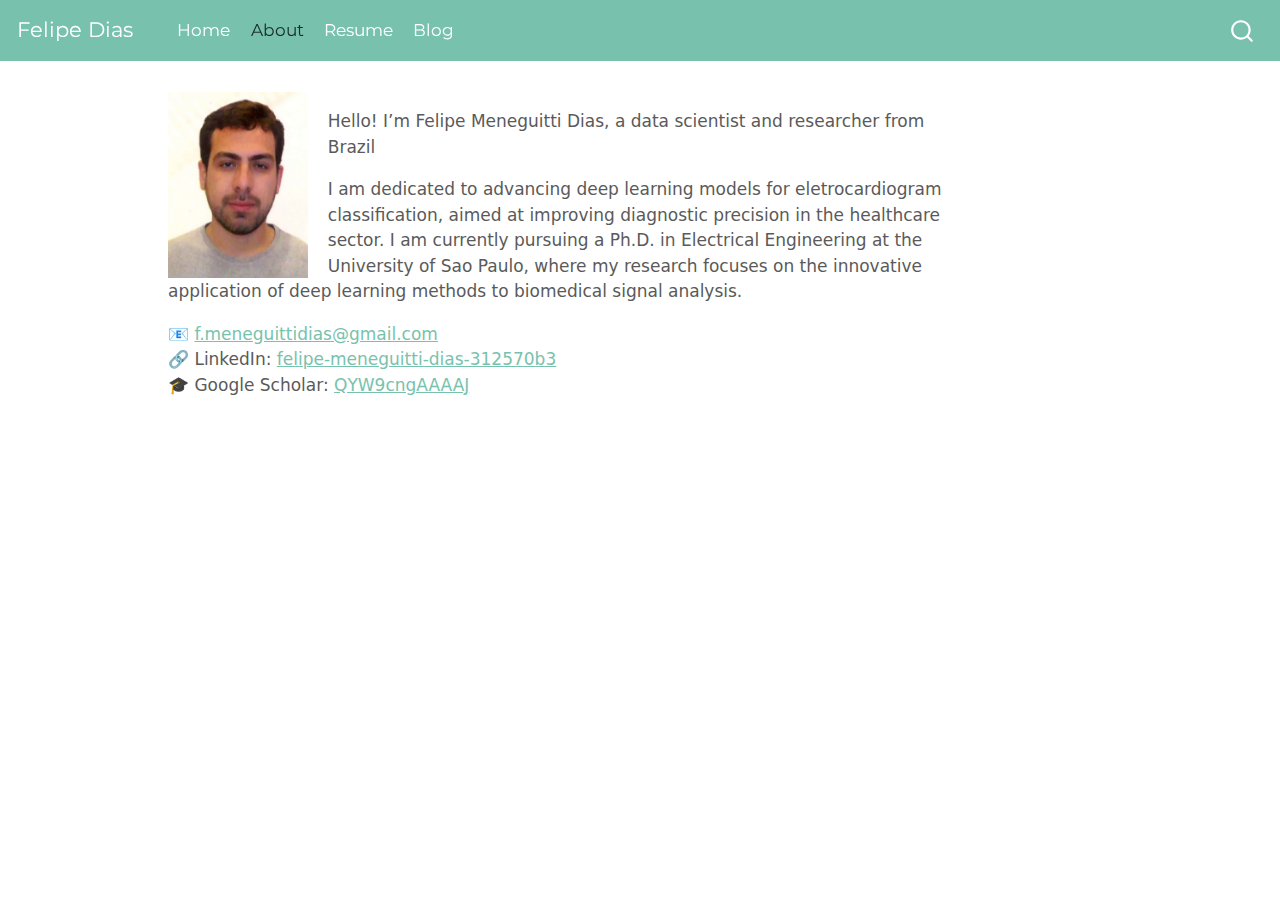
<file: _site/about.html>
<!DOCTYPE html>
<html xmlns="http://www.w3.org/1999/xhtml" lang="en" xml:lang="en"><head>

<meta charset="utf-8">
<meta name="generator" content="quarto-1.3.450">

<meta name="viewport" content="width=device-width, initial-scale=1.0, user-scalable=yes">


<title>Felipe Dias -</title>
<style>
code{white-space: pre-wrap;}
span.smallcaps{font-variant: small-caps;}
div.columns{display: flex; gap: min(4vw, 1.5em);}
div.column{flex: auto; overflow-x: auto;}
div.hanging-indent{margin-left: 1.5em; text-indent: -1.5em;}
ul.task-list{list-style: none;}
ul.task-list li input[type="checkbox"] {
  width: 0.8em;
  margin: 0 0.8em 0.2em -1em; /* quarto-specific, see https://github.com/quarto-dev/quarto-cli/issues/4556 */ 
  vertical-align: middle;
}
</style>


<script src="site_libs/quarto-nav/quarto-nav.js"></script>
<script src="site_libs/quarto-nav/headroom.min.js"></script>
<script src="site_libs/clipboard/clipboard.min.js"></script>
<script src="site_libs/quarto-search/autocomplete.umd.js"></script>
<script src="site_libs/quarto-search/fuse.min.js"></script>
<script src="site_libs/quarto-search/quarto-search.js"></script>
<meta name="quarto:offset" content="./">
<script src="site_libs/quarto-html/quarto.js"></script>
<script src="site_libs/quarto-html/popper.min.js"></script>
<script src="site_libs/quarto-html/tippy.umd.min.js"></script>
<script src="site_libs/quarto-html/anchor.min.js"></script>
<link href="site_libs/quarto-html/tippy.css" rel="stylesheet">
<link href="site_libs/quarto-html/quarto-syntax-highlighting.css" rel="stylesheet" id="quarto-text-highlighting-styles">
<script src="site_libs/bootstrap/bootstrap.min.js"></script>
<link href="site_libs/bootstrap/bootstrap-icons.css" rel="stylesheet">
<link href="site_libs/bootstrap/bootstrap.min.css" rel="stylesheet" id="quarto-bootstrap" data-mode="light">
<script id="quarto-search-options" type="application/json">{
  "location": "navbar",
  "copy-button": false,
  "collapse-after": 3,
  "panel-placement": "end",
  "type": "overlay",
  "limit": 20,
  "language": {
    "search-no-results-text": "No results",
    "search-matching-documents-text": "matching documents",
    "search-copy-link-title": "Copy link to search",
    "search-hide-matches-text": "Hide additional matches",
    "search-more-match-text": "more match in this document",
    "search-more-matches-text": "more matches in this document",
    "search-clear-button-title": "Clear",
    "search-detached-cancel-button-title": "Cancel",
    "search-submit-button-title": "Submit",
    "search-label": "Search"
  }
}</script>


<link rel="stylesheet" href="styles.css">
</head>

<body class="nav-fixed">

<div id="quarto-search-results"></div>
  <header id="quarto-header" class="headroom fixed-top">
    <nav class="navbar navbar-expand-lg navbar-dark ">
      <div class="navbar-container container-fluid">
      <div class="navbar-brand-container">
    <a class="navbar-brand" href="./index.html">
    <span class="navbar-title">Felipe Dias</span>
    </a>
  </div>
            <div id="quarto-search" class="" title="Search"></div>
          <button class="navbar-toggler" type="button" data-bs-toggle="collapse" data-bs-target="#navbarCollapse" aria-controls="navbarCollapse" aria-expanded="false" aria-label="Toggle navigation" onclick="if (window.quartoToggleHeadroom) { window.quartoToggleHeadroom(); }">
  <span class="navbar-toggler-icon"></span>
</button>
          <div class="collapse navbar-collapse" id="navbarCollapse">
            <ul class="navbar-nav navbar-nav-scroll me-auto">
  <li class="nav-item">
    <a class="nav-link" href="./index.html" rel="" target="">
 <span class="menu-text">Home</span></a>
  </li>  
  <li class="nav-item">
    <a class="nav-link active" href="./about.html" rel="" target="" aria-current="page">
 <span class="menu-text">About</span></a>
  </li>  
  <li class="nav-item">
    <a class="nav-link" href="./cv.html" rel="" target="">
 <span class="menu-text">Resume</span></a>
  </li>  
  <li class="nav-item">
    <a class="nav-link" href="./posts.html" rel="" target="">
 <span class="menu-text">Blog</span></a>
  </li>  
</ul>
            <div class="quarto-navbar-tools ms-auto">
</div>
          </div> <!-- /navcollapse -->
      </div> <!-- /container-fluid -->
    </nav>
</header>
<!-- content -->
<div id="quarto-content" class="quarto-container page-columns page-rows-contents page-layout-article page-navbar">
<!-- sidebar -->
<!-- margin-sidebar -->
    <div id="quarto-margin-sidebar" class="sidebar margin-sidebar">
        
    </div>
<!-- main -->
<main class="content" id="quarto-document-content">



<p><img src="foto_cv_fmd.png" class="img-fluid" style="float:left; padding-right:20px; max-width:20%; height:auto;"></p>
<p>Hello! I’m Felipe Meneguitti Dias, a data scientist and researcher from Brazil</p>
<p>I am dedicated to advancing deep learning models for eletrocardiogram classification, aimed at improving diagnostic precision in the healthcare sector. I am currently pursuing a Ph.D.&nbsp;in Electrical Engineering at the University of Sao Paulo, where my research focuses on the innovative application of deep learning methods to biomedical signal analysis.</p>
<p>📧 <a href="mailto:f.meneguittidias@gmail.com">f.meneguittidias@gmail.com</a><br>
🔗 LinkedIn: <a href="https://www.linkedin.com/in/felipe-meneguitti-dias-312570b3">felipe-meneguitti-dias-312570b3</a><br>
🎓 Google Scholar: <a href="https://scholar.google.com.br/citations?user=QYW9cngAAAAJ&amp;hl=en">QYW9cngAAAAJ</a></p>



</main> <!-- /main -->
<script id="quarto-html-after-body" type="application/javascript">
window.document.addEventListener("DOMContentLoaded", function (event) {
  const toggleBodyColorMode = (bsSheetEl) => {
    const mode = bsSheetEl.getAttribute("data-mode");
    const bodyEl = window.document.querySelector("body");
    if (mode === "dark") {
      bodyEl.classList.add("quarto-dark");
      bodyEl.classList.remove("quarto-light");
    } else {
      bodyEl.classList.add("quarto-light");
      bodyEl.classList.remove("quarto-dark");
    }
  }
  const toggleBodyColorPrimary = () => {
    const bsSheetEl = window.document.querySelector("link#quarto-bootstrap");
    if (bsSheetEl) {
      toggleBodyColorMode(bsSheetEl);
    }
  }
  toggleBodyColorPrimary();  
  const icon = "";
  const anchorJS = new window.AnchorJS();
  anchorJS.options = {
    placement: 'right',
    icon: icon
  };
  anchorJS.add('.anchored');
  const isCodeAnnotation = (el) => {
    for (const clz of el.classList) {
      if (clz.startsWith('code-annotation-')) {                     
        return true;
      }
    }
    return false;
  }
  const clipboard = new window.ClipboardJS('.code-copy-button', {
    text: function(trigger) {
      const codeEl = trigger.previousElementSibling.cloneNode(true);
      for (const childEl of codeEl.children) {
        if (isCodeAnnotation(childEl)) {
          childEl.remove();
        }
      }
      return codeEl.innerText;
    }
  });
  clipboard.on('success', function(e) {
    // button target
    const button = e.trigger;
    // don't keep focus
    button.blur();
    // flash "checked"
    button.classList.add('code-copy-button-checked');
    var currentTitle = button.getAttribute("title");
    button.setAttribute("title", "Copied!");
    let tooltip;
    if (window.bootstrap) {
      button.setAttribute("data-bs-toggle", "tooltip");
      button.setAttribute("data-bs-placement", "left");
      button.setAttribute("data-bs-title", "Copied!");
      tooltip = new bootstrap.Tooltip(button, 
        { trigger: "manual", 
          customClass: "code-copy-button-tooltip",
          offset: [0, -8]});
      tooltip.show();    
    }
    setTimeout(function() {
      if (tooltip) {
        tooltip.hide();
        button.removeAttribute("data-bs-title");
        button.removeAttribute("data-bs-toggle");
        button.removeAttribute("data-bs-placement");
      }
      button.setAttribute("title", currentTitle);
      button.classList.remove('code-copy-button-checked');
    }, 1000);
    // clear code selection
    e.clearSelection();
  });
  function tippyHover(el, contentFn) {
    const config = {
      allowHTML: true,
      content: contentFn,
      maxWidth: 500,
      delay: 100,
      arrow: false,
      appendTo: function(el) {
          return el.parentElement;
      },
      interactive: true,
      interactiveBorder: 10,
      theme: 'quarto',
      placement: 'bottom-start'
    };
    window.tippy(el, config); 
  }
  const noterefs = window.document.querySelectorAll('a[role="doc-noteref"]');
  for (var i=0; i<noterefs.length; i++) {
    const ref = noterefs[i];
    tippyHover(ref, function() {
      // use id or data attribute instead here
      let href = ref.getAttribute('data-footnote-href') || ref.getAttribute('href');
      try { href = new URL(href).hash; } catch {}
      const id = href.replace(/^#\/?/, "");
      const note = window.document.getElementById(id);
      return note.innerHTML;
    });
  }
      let selectedAnnoteEl;
      const selectorForAnnotation = ( cell, annotation) => {
        let cellAttr = 'data-code-cell="' + cell + '"';
        let lineAttr = 'data-code-annotation="' +  annotation + '"';
        const selector = 'span[' + cellAttr + '][' + lineAttr + ']';
        return selector;
      }
      const selectCodeLines = (annoteEl) => {
        const doc = window.document;
        const targetCell = annoteEl.getAttribute("data-target-cell");
        const targetAnnotation = annoteEl.getAttribute("data-target-annotation");
        const annoteSpan = window.document.querySelector(selectorForAnnotation(targetCell, targetAnnotation));
        const lines = annoteSpan.getAttribute("data-code-lines").split(",");
        const lineIds = lines.map((line) => {
          return targetCell + "-" + line;
        })
        let top = null;
        let height = null;
        let parent = null;
        if (lineIds.length > 0) {
            //compute the position of the single el (top and bottom and make a div)
            const el = window.document.getElementById(lineIds[0]);
            top = el.offsetTop;
            height = el.offsetHeight;
            parent = el.parentElement.parentElement;
          if (lineIds.length > 1) {
            const lastEl = window.document.getElementById(lineIds[lineIds.length - 1]);
            const bottom = lastEl.offsetTop + lastEl.offsetHeight;
            height = bottom - top;
          }
          if (top !== null && height !== null && parent !== null) {
            // cook up a div (if necessary) and position it 
            let div = window.document.getElementById("code-annotation-line-highlight");
            if (div === null) {
              div = window.document.createElement("div");
              div.setAttribute("id", "code-annotation-line-highlight");
              div.style.position = 'absolute';
              parent.appendChild(div);
            }
            div.style.top = top - 2 + "px";
            div.style.height = height + 4 + "px";
            let gutterDiv = window.document.getElementById("code-annotation-line-highlight-gutter");
            if (gutterDiv === null) {
              gutterDiv = window.document.createElement("div");
              gutterDiv.setAttribute("id", "code-annotation-line-highlight-gutter");
              gutterDiv.style.position = 'absolute';
              const codeCell = window.document.getElementById(targetCell);
              const gutter = codeCell.querySelector('.code-annotation-gutter');
              gutter.appendChild(gutterDiv);
            }
            gutterDiv.style.top = top - 2 + "px";
            gutterDiv.style.height = height + 4 + "px";
          }
          selectedAnnoteEl = annoteEl;
        }
      };
      const unselectCodeLines = () => {
        const elementsIds = ["code-annotation-line-highlight", "code-annotation-line-highlight-gutter"];
        elementsIds.forEach((elId) => {
          const div = window.document.getElementById(elId);
          if (div) {
            div.remove();
          }
        });
        selectedAnnoteEl = undefined;
      };
      // Attach click handler to the DT
      const annoteDls = window.document.querySelectorAll('dt[data-target-cell]');
      for (const annoteDlNode of annoteDls) {
        annoteDlNode.addEventListener('click', (event) => {
          const clickedEl = event.target;
          if (clickedEl !== selectedAnnoteEl) {
            unselectCodeLines();
            const activeEl = window.document.querySelector('dt[data-target-cell].code-annotation-active');
            if (activeEl) {
              activeEl.classList.remove('code-annotation-active');
            }
            selectCodeLines(clickedEl);
            clickedEl.classList.add('code-annotation-active');
          } else {
            // Unselect the line
            unselectCodeLines();
            clickedEl.classList.remove('code-annotation-active');
          }
        });
      }
  const findCites = (el) => {
    const parentEl = el.parentElement;
    if (parentEl) {
      const cites = parentEl.dataset.cites;
      if (cites) {
        return {
          el,
          cites: cites.split(' ')
        };
      } else {
        return findCites(el.parentElement)
      }
    } else {
      return undefined;
    }
  };
  var bibliorefs = window.document.querySelectorAll('a[role="doc-biblioref"]');
  for (var i=0; i<bibliorefs.length; i++) {
    const ref = bibliorefs[i];
    const citeInfo = findCites(ref);
    if (citeInfo) {
      tippyHover(citeInfo.el, function() {
        var popup = window.document.createElement('div');
        citeInfo.cites.forEach(function(cite) {
          var citeDiv = window.document.createElement('div');
          citeDiv.classList.add('hanging-indent');
          citeDiv.classList.add('csl-entry');
          var biblioDiv = window.document.getElementById('ref-' + cite);
          if (biblioDiv) {
            citeDiv.innerHTML = biblioDiv.innerHTML;
          }
          popup.appendChild(citeDiv);
        });
        return popup.innerHTML;
      });
    }
  }
});
</script>
</div> <!-- /content -->



</body></html>
</file>
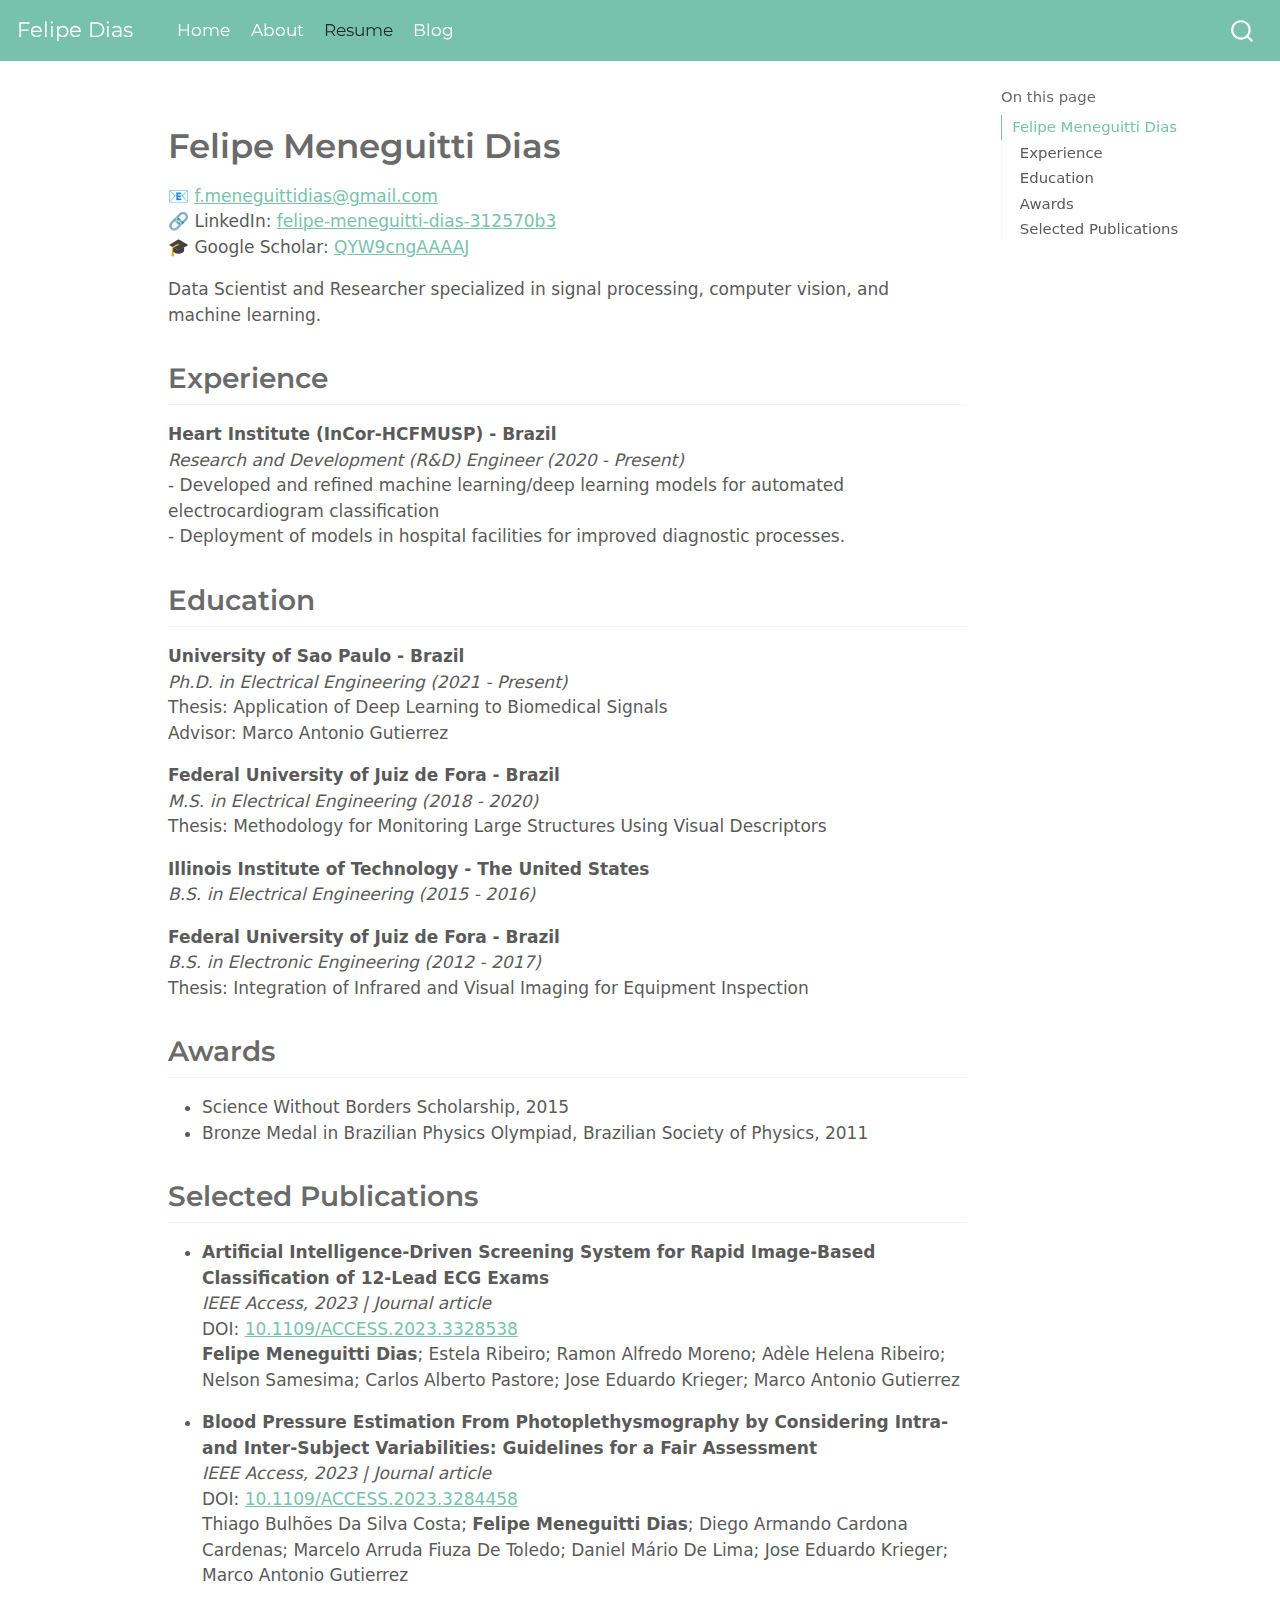
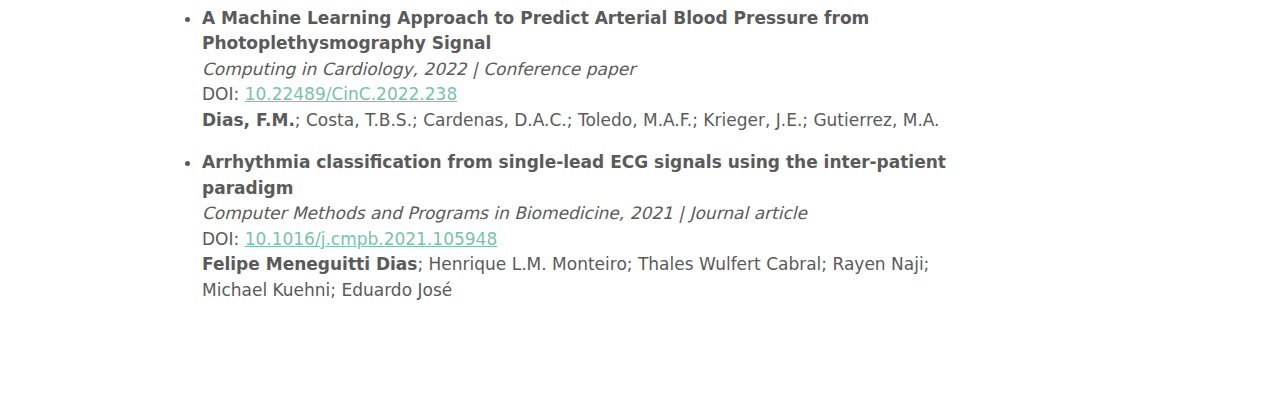
<file: _site/cv.html>
<!DOCTYPE html>
<html xmlns="http://www.w3.org/1999/xhtml" lang="en" xml:lang="en"><head>

<meta charset="utf-8">
<meta name="generator" content="quarto-1.3.450">

<meta name="viewport" content="width=device-width, initial-scale=1.0, user-scalable=yes">


<title>Felipe Dias – cv</title>
<style>
code{white-space: pre-wrap;}
span.smallcaps{font-variant: small-caps;}
div.columns{display: flex; gap: min(4vw, 1.5em);}
div.column{flex: auto; overflow-x: auto;}
div.hanging-indent{margin-left: 1.5em; text-indent: -1.5em;}
ul.task-list{list-style: none;}
ul.task-list li input[type="checkbox"] {
  width: 0.8em;
  margin: 0 0.8em 0.2em -1em; /* quarto-specific, see https://github.com/quarto-dev/quarto-cli/issues/4556 */ 
  vertical-align: middle;
}
</style>


<script src="site_libs/quarto-nav/quarto-nav.js"></script>
<script src="site_libs/quarto-nav/headroom.min.js"></script>
<script src="site_libs/clipboard/clipboard.min.js"></script>
<script src="site_libs/quarto-search/autocomplete.umd.js"></script>
<script src="site_libs/quarto-search/fuse.min.js"></script>
<script src="site_libs/quarto-search/quarto-search.js"></script>
<meta name="quarto:offset" content="./">
<script src="site_libs/quarto-html/quarto.js"></script>
<script src="site_libs/quarto-html/popper.min.js"></script>
<script src="site_libs/quarto-html/tippy.umd.min.js"></script>
<script src="site_libs/quarto-html/anchor.min.js"></script>
<link href="site_libs/quarto-html/tippy.css" rel="stylesheet">
<link href="site_libs/quarto-html/quarto-syntax-highlighting.css" rel="stylesheet" id="quarto-text-highlighting-styles">
<script src="site_libs/bootstrap/bootstrap.min.js"></script>
<link href="site_libs/bootstrap/bootstrap-icons.css" rel="stylesheet">
<link href="site_libs/bootstrap/bootstrap.min.css" rel="stylesheet" id="quarto-bootstrap" data-mode="light">
<script id="quarto-search-options" type="application/json">{
  "location": "navbar",
  "copy-button": false,
  "collapse-after": 3,
  "panel-placement": "end",
  "type": "overlay",
  "limit": 20,
  "language": {
    "search-no-results-text": "No results",
    "search-matching-documents-text": "matching documents",
    "search-copy-link-title": "Copy link to search",
    "search-hide-matches-text": "Hide additional matches",
    "search-more-match-text": "more match in this document",
    "search-more-matches-text": "more matches in this document",
    "search-clear-button-title": "Clear",
    "search-detached-cancel-button-title": "Cancel",
    "search-submit-button-title": "Submit",
    "search-label": "Search"
  }
}</script>


<link rel="stylesheet" href="styles.css">
</head>

<body class="nav-fixed">

<div id="quarto-search-results"></div>
  <header id="quarto-header" class="headroom fixed-top">
    <nav class="navbar navbar-expand-lg navbar-dark ">
      <div class="navbar-container container-fluid">
      <div class="navbar-brand-container">
    <a class="navbar-brand" href="./index.html">
    <span class="navbar-title">Felipe Dias</span>
    </a>
  </div>
            <div id="quarto-search" class="" title="Search"></div>
          <button class="navbar-toggler" type="button" data-bs-toggle="collapse" data-bs-target="#navbarCollapse" aria-controls="navbarCollapse" aria-expanded="false" aria-label="Toggle navigation" onclick="if (window.quartoToggleHeadroom) { window.quartoToggleHeadroom(); }">
  <span class="navbar-toggler-icon"></span>
</button>
          <div class="collapse navbar-collapse" id="navbarCollapse">
            <ul class="navbar-nav navbar-nav-scroll me-auto">
  <li class="nav-item">
    <a class="nav-link" href="./index.html" rel="" target="">
 <span class="menu-text">Home</span></a>
  </li>  
  <li class="nav-item">
    <a class="nav-link" href="./about.html" rel="" target="">
 <span class="menu-text">About</span></a>
  </li>  
  <li class="nav-item">
    <a class="nav-link active" href="./cv.html" rel="" target="" aria-current="page">
 <span class="menu-text">Resume</span></a>
  </li>  
  <li class="nav-item">
    <a class="nav-link" href="./posts.html" rel="" target="">
 <span class="menu-text">Blog</span></a>
  </li>  
</ul>
            <div class="quarto-navbar-tools ms-auto">
</div>
          </div> <!-- /navcollapse -->
      </div> <!-- /container-fluid -->
    </nav>
</header>
<!-- content -->
<div id="quarto-content" class="quarto-container page-columns page-rows-contents page-layout-article page-navbar">
<!-- sidebar -->
<!-- margin-sidebar -->
    <div id="quarto-margin-sidebar" class="sidebar margin-sidebar">
        <nav id="TOC" role="doc-toc" class="toc-active">
    <h2 id="toc-title">On this page</h2>
   
  <ul>
  <li><a href="#felipe-meneguitti-dias" id="toc-felipe-meneguitti-dias" class="nav-link active" data-scroll-target="#felipe-meneguitti-dias">Felipe Meneguitti Dias</a>
  <ul class="collapse">
  <li><a href="#experience" id="toc-experience" class="nav-link" data-scroll-target="#experience">Experience</a></li>
  <li><a href="#education" id="toc-education" class="nav-link" data-scroll-target="#education">Education</a></li>
  <li><a href="#awards" id="toc-awards" class="nav-link" data-scroll-target="#awards">Awards</a></li>
  <li><a href="#selected-publications" id="toc-selected-publications" class="nav-link" data-scroll-target="#selected-publications">Selected Publications</a></li>
  </ul></li>
  </ul>
</nav>
    </div>
<!-- main -->
<main class="content" id="quarto-document-content">



<section id="felipe-meneguitti-dias" class="level1">
<h1>Felipe Meneguitti Dias</h1>
<p>📧 <a href="mailto:f.meneguittidias@gmail.com">f.meneguittidias@gmail.com</a><br>
🔗 LinkedIn: <a href="https://www.linkedin.com/in/felipe-meneguitti-dias-312570b3">felipe-meneguitti-dias-312570b3</a><br>
🎓 Google Scholar: <a href="https://scholar.google.com.br/citations?user=QYW9cngAAAAJ&amp;hl=en">QYW9cngAAAAJ</a></p>
<p>Data Scientist and Researcher specialized in signal processing, computer vision, and machine learning.</p>
<section id="experience" class="level2">
<h2 class="anchored" data-anchor-id="experience">Experience</h2>
<p><strong>Heart Institute (InCor-HCFMUSP) - Brazil</strong><br>
<em>Research and Development (R&amp;D) Engineer (2020 - Present)</em><br>
- Developed and refined machine learning/deep learning models for automated electrocardiogram classification<br>
- Deployment of models in hospital facilities for improved diagnostic processes.</p>
</section>
<section id="education" class="level2">
<h2 class="anchored" data-anchor-id="education">Education</h2>
<p><strong>University of Sao Paulo - Brazil</strong><br>
<em>Ph.D.&nbsp;in Electrical Engineering (2021 - Present)</em><br>
Thesis: Application of Deep Learning to Biomedical Signals<br>
Advisor: Marco Antonio Gutierrez</p>
<p><strong>Federal University of Juiz de Fora - Brazil</strong><br>
<em>M.S. in Electrical Engineering (2018 - 2020)</em><br>
Thesis: Methodology for Monitoring Large Structures Using Visual Descriptors</p>
<p><strong>Illinois Institute of Technology - The United States</strong><br>
<em>B.S. in Electrical Engineering (2015 - 2016)</em></p>
<p><strong>Federal University of Juiz de Fora - Brazil</strong><br>
<em>B.S. in Electronic Engineering (2012 - 2017)</em><br>
Thesis: Integration of Infrared and Visual Imaging for Equipment Inspection</p>
</section>
<section id="awards" class="level2">
<h2 class="anchored" data-anchor-id="awards">Awards</h2>
<ul>
<li>Science Without Borders Scholarship, 2015</li>
<li>Bronze Medal in Brazilian Physics Olympiad, Brazilian Society of Physics, 2011</li>
</ul>
</section>
<section id="selected-publications" class="level2">
<h2 class="anchored" data-anchor-id="selected-publications">Selected Publications</h2>
<ul>
<li><p><strong>Artificial Intelligence-Driven Screening System for Rapid Image-Based Classification of 12-Lead ECG Exams</strong><br>
<em>IEEE Access, 2023 | Journal article</em><br>
DOI: <a href="https://doi.org/10.1109/ACCESS.2023.3328538">10.1109/ACCESS.2023.3328538</a><br>
<strong>Felipe Meneguitti Dias</strong>; Estela Ribeiro; Ramon Alfredo Moreno; Adèle Helena Ribeiro; Nelson Samesima; Carlos Alberto Pastore; Jose Eduardo Krieger; Marco Antonio Gutierrez</p></li>
<li><p><strong>Blood Pressure Estimation From Photoplethysmography by Considering Intra- and Inter-Subject Variabilities: Guidelines for a Fair Assessment</strong><br>
<em>IEEE Access, 2023 | Journal article</em><br>
DOI: <a href="https://doi.org/10.1109/ACCESS.2023.3284458">10.1109/ACCESS.2023.3284458</a><br>
Thiago Bulhões Da Silva Costa; <strong>Felipe Meneguitti Dias</strong>; Diego Armando Cardona Cardenas; Marcelo Arruda Fiuza De Toledo; Daniel Mário De Lima; Jose Eduardo Krieger; Marco Antonio Gutierrez</p></li>
<li><p><strong>A Machine Learning Approach to Predict Arterial Blood Pressure from Photoplethysmography Signal</strong><br>
<em>Computing in Cardiology, 2022 | Conference paper</em><br>
DOI: <a href="https://doi.org/10.22489/CinC.2022.238">10.22489/CinC.2022.238</a><br>
<strong>Dias, F.M.</strong>; Costa, T.B.S.; Cardenas, D.A.C.; Toledo, M.A.F.; Krieger, J.E.; Gutierrez, M.A.</p></li>
<li><p><strong>Arrhythmia classification from single-lead ECG signals using the inter-patient paradigm</strong><br>
<em>Computer Methods and Programs in Biomedicine, 2021 | Journal article</em><br>
DOI: <a href="https://doi.org/10.1016/j.cmpb.2021.105948">10.1016/j.cmpb.2021.105948</a><br>
<strong>Felipe Meneguitti Dias</strong>; Henrique L.M. Monteiro; Thales Wulfert Cabral; Rayen Naji; Michael Kuehni; Eduardo José</p></li>
</ul>


</section>
</section>

</main> <!-- /main -->
<script id="quarto-html-after-body" type="application/javascript">
window.document.addEventListener("DOMContentLoaded", function (event) {
  const toggleBodyColorMode = (bsSheetEl) => {
    const mode = bsSheetEl.getAttribute("data-mode");
    const bodyEl = window.document.querySelector("body");
    if (mode === "dark") {
      bodyEl.classList.add("quarto-dark");
      bodyEl.classList.remove("quarto-light");
    } else {
      bodyEl.classList.add("quarto-light");
      bodyEl.classList.remove("quarto-dark");
    }
  }
  const toggleBodyColorPrimary = () => {
    const bsSheetEl = window.document.querySelector("link#quarto-bootstrap");
    if (bsSheetEl) {
      toggleBodyColorMode(bsSheetEl);
    }
  }
  toggleBodyColorPrimary();  
  const icon = "";
  const anchorJS = new window.AnchorJS();
  anchorJS.options = {
    placement: 'right',
    icon: icon
  };
  anchorJS.add('.anchored');
  const isCodeAnnotation = (el) => {
    for (const clz of el.classList) {
      if (clz.startsWith('code-annotation-')) {                     
        return true;
      }
    }
    return false;
  }
  const clipboard = new window.ClipboardJS('.code-copy-button', {
    text: function(trigger) {
      const codeEl = trigger.previousElementSibling.cloneNode(true);
      for (const childEl of codeEl.children) {
        if (isCodeAnnotation(childEl)) {
          childEl.remove();
        }
      }
      return codeEl.innerText;
    }
  });
  clipboard.on('success', function(e) {
    // button target
    const button = e.trigger;
    // don't keep focus
    button.blur();
    // flash "checked"
    button.classList.add('code-copy-button-checked');
    var currentTitle = button.getAttribute("title");
    button.setAttribute("title", "Copied!");
    let tooltip;
    if (window.bootstrap) {
      button.setAttribute("data-bs-toggle", "tooltip");
      button.setAttribute("data-bs-placement", "left");
      button.setAttribute("data-bs-title", "Copied!");
      tooltip = new bootstrap.Tooltip(button, 
        { trigger: "manual", 
          customClass: "code-copy-button-tooltip",
          offset: [0, -8]});
      tooltip.show();    
    }
    setTimeout(function() {
      if (tooltip) {
        tooltip.hide();
        button.removeAttribute("data-bs-title");
        button.removeAttribute("data-bs-toggle");
        button.removeAttribute("data-bs-placement");
      }
      button.setAttribute("title", currentTitle);
      button.classList.remove('code-copy-button-checked');
    }, 1000);
    // clear code selection
    e.clearSelection();
  });
  function tippyHover(el, contentFn) {
    const config = {
      allowHTML: true,
      content: contentFn,
      maxWidth: 500,
      delay: 100,
      arrow: false,
      appendTo: function(el) {
          return el.parentElement;
      },
      interactive: true,
      interactiveBorder: 10,
      theme: 'quarto',
      placement: 'bottom-start'
    };
    window.tippy(el, config); 
  }
  const noterefs = window.document.querySelectorAll('a[role="doc-noteref"]');
  for (var i=0; i<noterefs.length; i++) {
    const ref = noterefs[i];
    tippyHover(ref, function() {
      // use id or data attribute instead here
      let href = ref.getAttribute('data-footnote-href') || ref.getAttribute('href');
      try { href = new URL(href).hash; } catch {}
      const id = href.replace(/^#\/?/, "");
      const note = window.document.getElementById(id);
      return note.innerHTML;
    });
  }
      let selectedAnnoteEl;
      const selectorForAnnotation = ( cell, annotation) => {
        let cellAttr = 'data-code-cell="' + cell + '"';
        let lineAttr = 'data-code-annotation="' +  annotation + '"';
        const selector = 'span[' + cellAttr + '][' + lineAttr + ']';
        return selector;
      }
      const selectCodeLines = (annoteEl) => {
        const doc = window.document;
        const targetCell = annoteEl.getAttribute("data-target-cell");
        const targetAnnotation = annoteEl.getAttribute("data-target-annotation");
        const annoteSpan = window.document.querySelector(selectorForAnnotation(targetCell, targetAnnotation));
        const lines = annoteSpan.getAttribute("data-code-lines").split(",");
        const lineIds = lines.map((line) => {
          return targetCell + "-" + line;
        })
        let top = null;
        let height = null;
        let parent = null;
        if (lineIds.length > 0) {
            //compute the position of the single el (top and bottom and make a div)
            const el = window.document.getElementById(lineIds[0]);
            top = el.offsetTop;
            height = el.offsetHeight;
            parent = el.parentElement.parentElement;
          if (lineIds.length > 1) {
            const lastEl = window.document.getElementById(lineIds[lineIds.length - 1]);
            const bottom = lastEl.offsetTop + lastEl.offsetHeight;
            height = bottom - top;
          }
          if (top !== null && height !== null && parent !== null) {
            // cook up a div (if necessary) and position it 
            let div = window.document.getElementById("code-annotation-line-highlight");
            if (div === null) {
              div = window.document.createElement("div");
              div.setAttribute("id", "code-annotation-line-highlight");
              div.style.position = 'absolute';
              parent.appendChild(div);
            }
            div.style.top = top - 2 + "px";
            div.style.height = height + 4 + "px";
            let gutterDiv = window.document.getElementById("code-annotation-line-highlight-gutter");
            if (gutterDiv === null) {
              gutterDiv = window.document.createElement("div");
              gutterDiv.setAttribute("id", "code-annotation-line-highlight-gutter");
              gutterDiv.style.position = 'absolute';
              const codeCell = window.document.getElementById(targetCell);
              const gutter = codeCell.querySelector('.code-annotation-gutter');
              gutter.appendChild(gutterDiv);
            }
            gutterDiv.style.top = top - 2 + "px";
            gutterDiv.style.height = height + 4 + "px";
          }
          selectedAnnoteEl = annoteEl;
        }
      };
      const unselectCodeLines = () => {
        const elementsIds = ["code-annotation-line-highlight", "code-annotation-line-highlight-gutter"];
        elementsIds.forEach((elId) => {
          const div = window.document.getElementById(elId);
          if (div) {
            div.remove();
          }
        });
        selectedAnnoteEl = undefined;
      };
      // Attach click handler to the DT
      const annoteDls = window.document.querySelectorAll('dt[data-target-cell]');
      for (const annoteDlNode of annoteDls) {
        annoteDlNode.addEventListener('click', (event) => {
          const clickedEl = event.target;
          if (clickedEl !== selectedAnnoteEl) {
            unselectCodeLines();
            const activeEl = window.document.querySelector('dt[data-target-cell].code-annotation-active');
            if (activeEl) {
              activeEl.classList.remove('code-annotation-active');
            }
            selectCodeLines(clickedEl);
            clickedEl.classList.add('code-annotation-active');
          } else {
            // Unselect the line
            unselectCodeLines();
            clickedEl.classList.remove('code-annotation-active');
          }
        });
      }
  const findCites = (el) => {
    const parentEl = el.parentElement;
    if (parentEl) {
      const cites = parentEl.dataset.cites;
      if (cites) {
        return {
          el,
          cites: cites.split(' ')
        };
      } else {
        return findCites(el.parentElement)
      }
    } else {
      return undefined;
    }
  };
  var bibliorefs = window.document.querySelectorAll('a[role="doc-biblioref"]');
  for (var i=0; i<bibliorefs.length; i++) {
    const ref = bibliorefs[i];
    const citeInfo = findCites(ref);
    if (citeInfo) {
      tippyHover(citeInfo.el, function() {
        var popup = window.document.createElement('div');
        citeInfo.cites.forEach(function(cite) {
          var citeDiv = window.document.createElement('div');
          citeDiv.classList.add('hanging-indent');
          citeDiv.classList.add('csl-entry');
          var biblioDiv = window.document.getElementById('ref-' + cite);
          if (biblioDiv) {
            citeDiv.innerHTML = biblioDiv.innerHTML;
          }
          popup.appendChild(citeDiv);
        });
        return popup.innerHTML;
      });
    }
  }
});
</script>
</div> <!-- /content -->



</body></html>
</file>
<file: _site/site_libs/quarto-html/tippy.css>
.tippy-box[data-animation=fade][data-state=hidden]{opacity:0}[data-tippy-root]{max-width:calc(100vw - 10px)}.tippy-box{position:relative;background-color:#333;color:#fff;border-radius:4px;font-size:14px;line-height:1.4;white-space:normal;outline:0;transition-property:transform,visibility,opacity}.tippy-box[data-placement^=top]>.tippy-arrow{bottom:0}.tippy-box[data-placement^=top]>.tippy-arrow:before{bottom:-7px;left:0;border-width:8px 8px 0;border-top-color:initial;transform-origin:center top}.tippy-box[data-placement^=bottom]>.tippy-arrow{top:0}.tippy-box[data-placement^=bottom]>.tippy-arrow:before{top:-7px;left:0;border-width:0 8px 8px;border-bottom-color:initial;transform-origin:center bottom}.tippy-box[data-placement^=left]>.tippy-arrow{right:0}.tippy-box[data-placement^=left]>.tippy-arrow:before{border-width:8px 0 8px 8px;border-left-color:initial;right:-7px;transform-origin:center left}.tippy-box[data-placement^=right]>.tippy-arrow{left:0}.tippy-box[data-placement^=right]>.tippy-arrow:before{left:-7px;border-width:8px 8px 8px 0;border-right-color:initial;transform-origin:center right}.tippy-box[data-inertia][data-state=visible]{transition-timing-function:cubic-bezier(.54,1.5,.38,1.11)}.tippy-arrow{width:16px;height:16px;color:#333}.tippy-arrow:before{content:"";position:absolute;border-color:transparent;border-style:solid}.tippy-content{position:relative;padding:5px 9px;z-index:1}
</file>
<file: _site/site_libs/quarto-html/quarto-syntax-highlighting.css>
/* quarto syntax highlight colors */
:root {
  --quarto-hl-ot-color: #003B4F;
  --quarto-hl-at-color: #657422;
  --quarto-hl-ss-color: #20794D;
  --quarto-hl-an-color: #5E5E5E;
  --quarto-hl-fu-color: #4758AB;
  --quarto-hl-st-color: #20794D;
  --quarto-hl-cf-color: #003B4F;
  --quarto-hl-op-color: #5E5E5E;
  --quarto-hl-er-color: #AD0000;
  --quarto-hl-bn-color: #AD0000;
  --quarto-hl-al-color: #AD0000;
  --quarto-hl-va-color: #111111;
  --quarto-hl-bu-color: inherit;
  --quarto-hl-ex-color: inherit;
  --quarto-hl-pp-color: #AD0000;
  --quarto-hl-in-color: #5E5E5E;
  --quarto-hl-vs-color: #20794D;
  --quarto-hl-wa-color: #5E5E5E;
  --quarto-hl-do-color: #5E5E5E;
  --quarto-hl-im-color: #00769E;
  --quarto-hl-ch-color: #20794D;
  --quarto-hl-dt-color: #AD0000;
  --quarto-hl-fl-color: #AD0000;
  --quarto-hl-co-color: #5E5E5E;
  --quarto-hl-cv-color: #5E5E5E;
  --quarto-hl-cn-color: #8f5902;
  --quarto-hl-sc-color: #5E5E5E;
  --quarto-hl-dv-color: #AD0000;
  --quarto-hl-kw-color: #003B4F;
}

/* other quarto variables */
:root {
  --quarto-font-monospace: SFMono-Regular, Menlo, Monaco, Consolas, "Liberation Mono", "Courier New", monospace;
}

pre > code.sourceCode > span {
  color: #003B4F;
}

code span {
  color: #003B4F;
}

code.sourceCode > span {
  color: #003B4F;
}

div.sourceCode,
div.sourceCode pre.sourceCode {
  color: #003B4F;
}

code span.ot {
  color: #003B4F;
  font-style: inherit;
}

code span.at {
  color: #657422;
  font-style: inherit;
}

code span.ss {
  color: #20794D;
  font-style: inherit;
}

code span.an {
  color: #5E5E5E;
  font-style: inherit;
}

code span.fu {
  color: #4758AB;
  font-style: inherit;
}

code span.st {
  color: #20794D;
  font-style: inherit;
}

code span.cf {
  color: #003B4F;
  font-style: inherit;
}

code span.op {
  color: #5E5E5E;
  font-style: inherit;
}

code span.er {
  color: #AD0000;
  font-style: inherit;
}

code span.bn {
  color: #AD0000;
  font-style: inherit;
}

code span.al {
  color: #AD0000;
  font-style: inherit;
}

code span.va {
  color: #111111;
  font-style: inherit;
}

code span.bu {
  font-style: inherit;
}

code span.ex {
  font-style: inherit;
}

code span.pp {
  color: #AD0000;
  font-style: inherit;
}

code span.in {
  color: #5E5E5E;
  font-style: inherit;
}

code span.vs {
  color: #20794D;
  font-style: inherit;
}

code span.wa {
  color: #5E5E5E;
  font-style: italic;
}

code span.do {
  color: #5E5E5E;
  font-style: italic;
}

code span.im {
  color: #00769E;
  font-style: inherit;
}

code span.ch {
  color: #20794D;
  font-style: inherit;
}

code span.dt {
  color: #AD0000;
  font-style: inherit;
}

code span.fl {
  color: #AD0000;
  font-style: inherit;
}

code span.co {
  color: #5E5E5E;
  font-style: inherit;
}

code span.cv {
  color: #5E5E5E;
  font-style: italic;
}

code span.cn {
  color: #8f5902;
  font-style: inherit;
}

code span.sc {
  color: #5E5E5E;
  font-style: inherit;
}

code span.dv {
  color: #AD0000;
  font-style: inherit;
}

code span.kw {
  color: #003B4F;
  font-style: inherit;
}

.prevent-inlining {
  content: "</";
}

/*# sourceMappingURL=debc5d5d77c3f9108843748ff7464032.css.map */
</file>
<file: _site/styles.css>
/* css styles */
</file>
